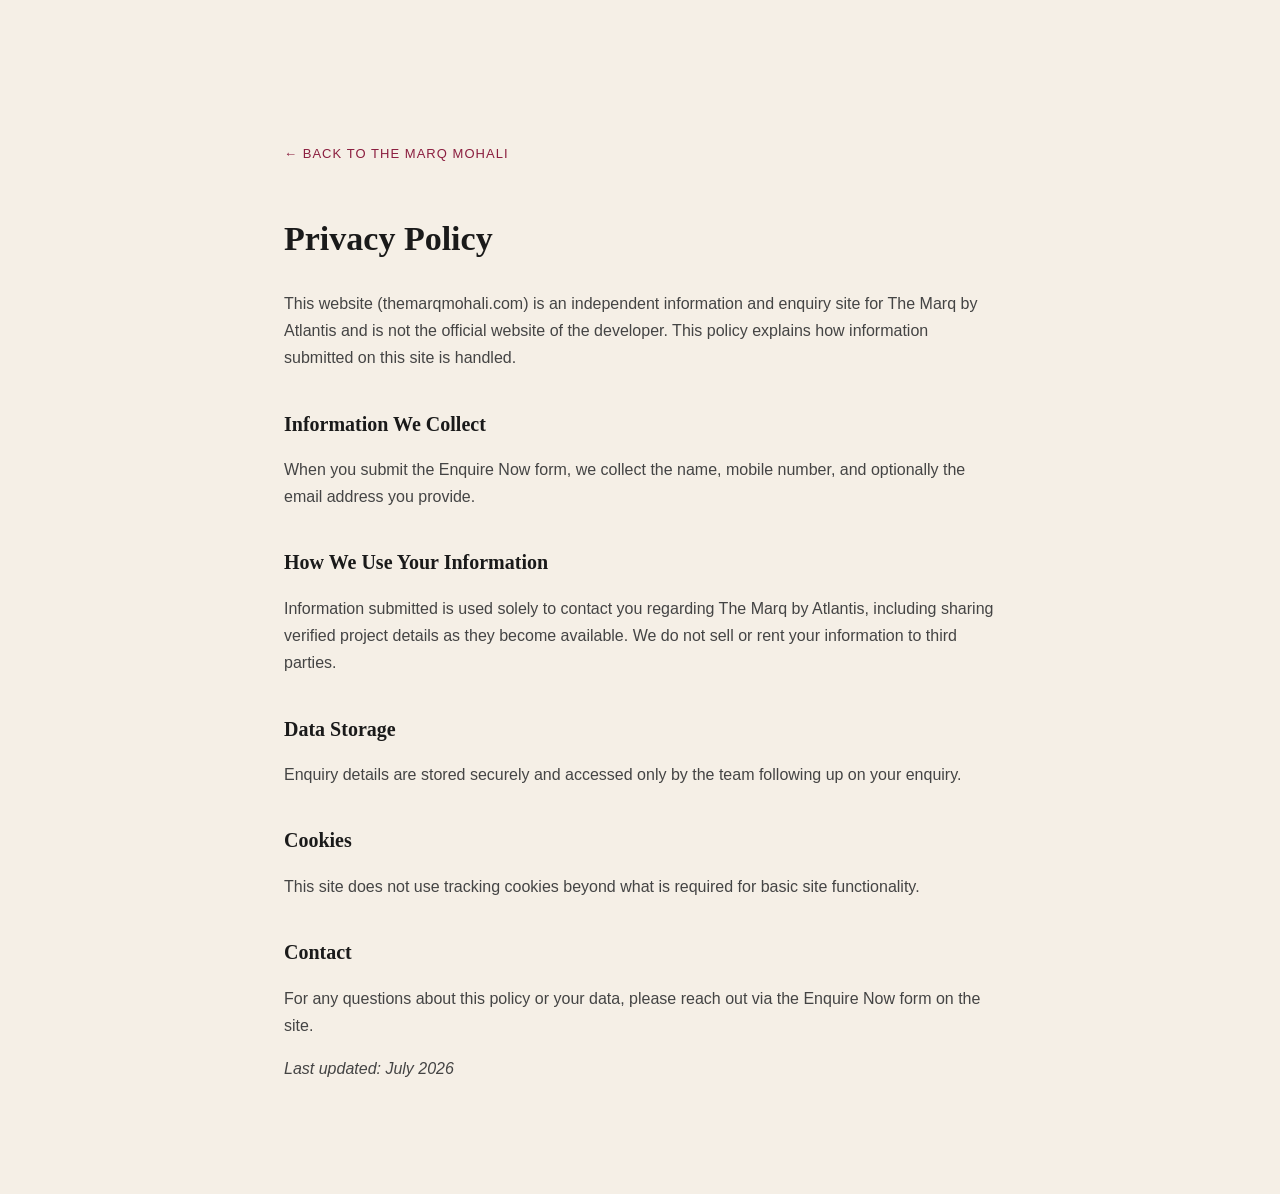
<file: privacy-policy.html>
<!DOCTYPE html>
<html lang="en">
<head>
<!-- Google Tag Manager -->
<script>(function(w,d,s,l,i){w[l]=w[l]||[];w[l].push({'gtm.start':
new Date().getTime(),event:'gtm.js'});var f=d.getElementsByTagName(s)[0],
j=d.createElement(s),dl=l!='dataLayer'?'&l='+l:'';j.async=true;j.src=
'https://www.googletagmanager.com/gtm.js?id='+i+dl;f.parentNode.insertBefore(j,f);
})(window,document,'script','dataLayer','GTM-PC537R3W');</script>
<!-- End Google Tag Manager -->
<meta charset="UTF-8">
<meta name="viewport" content="width=device-width, initial-scale=1.0">
<title>Privacy Policy | The Marq Mohali</title>
<meta name="robots" content="noindex,follow">
<link rel="icon" type="image/svg+xml" href="assets/favicon.svg">
<link rel="stylesheet" href="styles.css">
<style>
  .legal { padding: 140px 24px 96px; max-width: 760px; margin: 0 auto; }
  .legal h1 { font-family: var(--font-display); font-size: 34px; margin-bottom: 24px; }
  .legal h2 { font-family: var(--font-display); font-size: 20px; margin-top: 36px; }
  .legal p, .legal li { color: #444; line-height: 1.7; }
  .legal a.back { display: inline-block; margin-bottom: 24px; font-size: 13px; letter-spacing: .08em; text-transform: uppercase; color: var(--wine-accent); text-decoration: none; }
</style>
</head>
<body>
<!-- Google Tag Manager (noscript) -->
<noscript><iframe src="https://www.googletagmanager.com/ns.html?id=GTM-PC537R3W"
height="0" width="0" style="display:none;visibility:hidden"></iframe></noscript>
<!-- End Google Tag Manager (noscript) -->
<div class="legal">
  <a class="back" href="index.html">&larr; Back to The Marq Mohali</a>
  <h1>Privacy Policy</h1>
  <p>This website (themarqmohali.com) is an independent information and enquiry site for The Marq by Atlantis and is not the official website of the developer. This policy explains how information submitted on this site is handled.</p>

  <h2>Information We Collect</h2>
  <p>When you submit the Enquire Now form, we collect the name, mobile number, and optionally the email address you provide.</p>

  <h2>How We Use Your Information</h2>
  <p>Information submitted is used solely to contact you regarding The Marq by Atlantis, including sharing verified project details as they become available. We do not sell or rent your information to third parties.</p>

  <h2>Data Storage</h2>
  <p>Enquiry details are stored securely and accessed only by the team following up on your enquiry.</p>

  <h2>Cookies</h2>
  <p>This site does not use tracking cookies beyond what is required for basic site functionality.</p>

  <h2>Contact</h2>
  <p>For any questions about this policy or your data, please reach out via the Enquire Now form on the site.</p>

  <p><em>Last updated: July 2026</em></p>
</div>
</body>
</html>
</file>
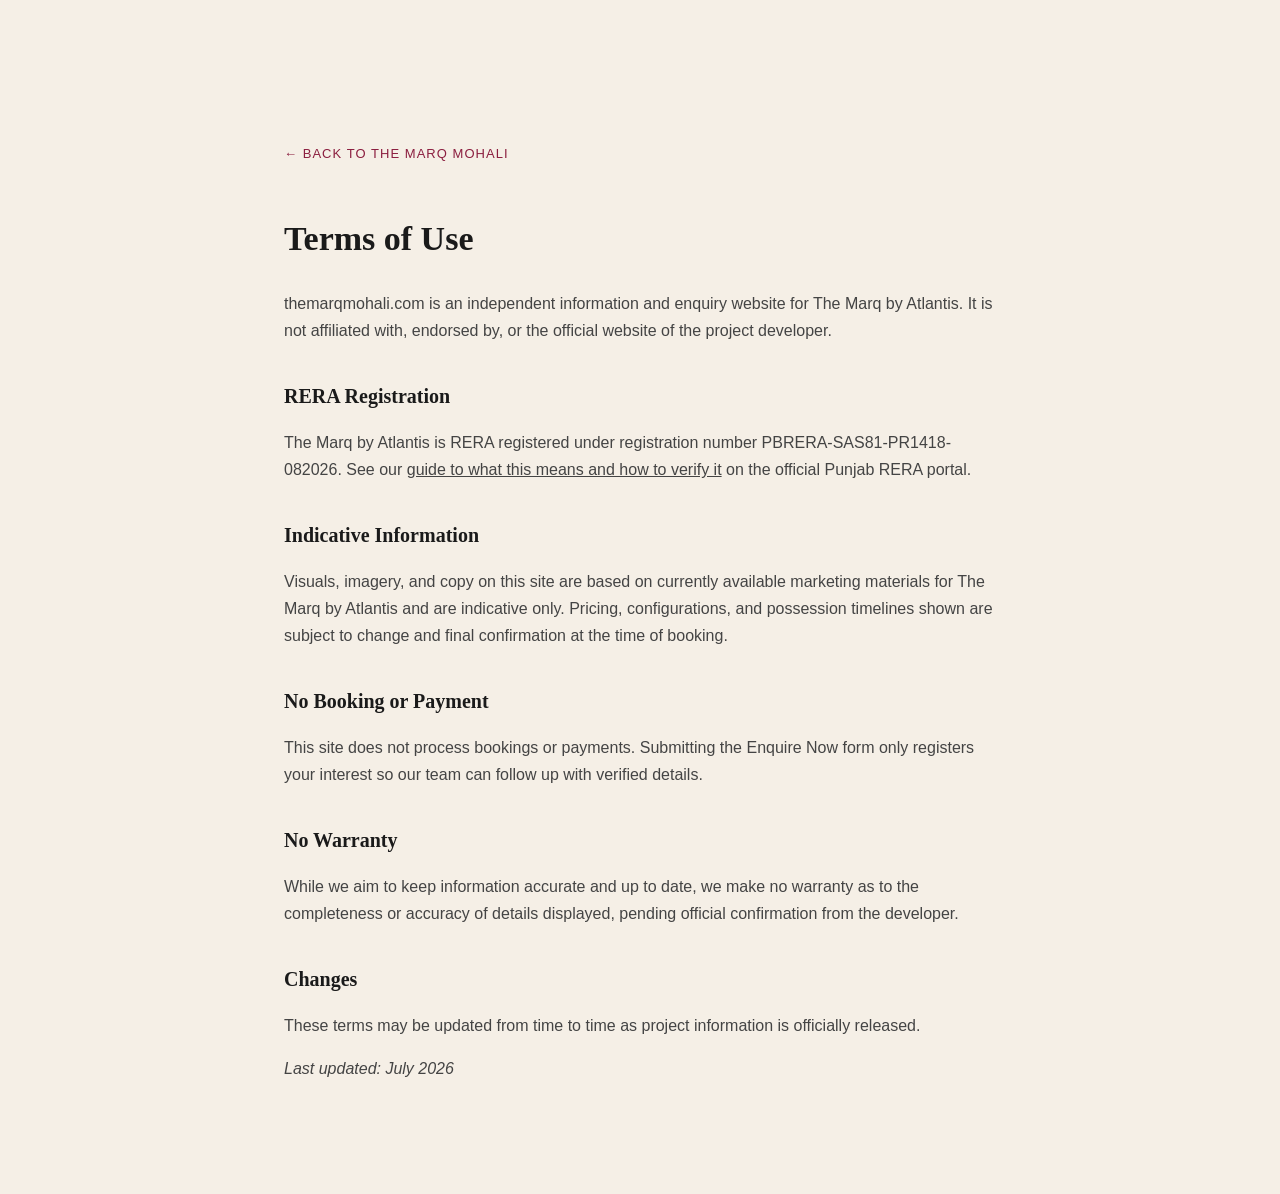
<file: terms.html>
<!DOCTYPE html>
<html lang="en">
<head>
<!-- Google Tag Manager -->
<script>(function(w,d,s,l,i){w[l]=w[l]||[];w[l].push({'gtm.start':
new Date().getTime(),event:'gtm.js'});var f=d.getElementsByTagName(s)[0],
j=d.createElement(s),dl=l!='dataLayer'?'&l='+l:'';j.async=true;j.src=
'https://www.googletagmanager.com/gtm.js?id='+i+dl;f.parentNode.insertBefore(j,f);
})(window,document,'script','dataLayer','GTM-PC537R3W');</script>
<!-- End Google Tag Manager -->
<meta charset="UTF-8">
<meta name="viewport" content="width=device-width, initial-scale=1.0">
<title>Terms of Use | The Marq Mohali</title>
<meta name="robots" content="noindex,follow">
<link rel="icon" type="image/svg+xml" href="assets/favicon.svg">
<link rel="stylesheet" href="styles.css">
<style>
  .legal { padding: 140px 24px 96px; max-width: 760px; margin: 0 auto; }
  .legal h1 { font-family: var(--font-display); font-size: 34px; margin-bottom: 24px; }
  .legal h2 { font-family: var(--font-display); font-size: 20px; margin-top: 36px; }
  .legal p, .legal li { color: #444; line-height: 1.7; }
  .legal a.back { display: inline-block; margin-bottom: 24px; font-size: 13px; letter-spacing: .08em; text-transform: uppercase; color: var(--wine-accent); text-decoration: none; }
</style>
</head>
<body>
<!-- Google Tag Manager (noscript) -->
<noscript><iframe src="https://www.googletagmanager.com/ns.html?id=GTM-PC537R3W"
height="0" width="0" style="display:none;visibility:hidden"></iframe></noscript>
<!-- End Google Tag Manager (noscript) -->
<div class="legal">
  <a class="back" href="index.html">&larr; Back to The Marq Mohali</a>
  <h1>Terms of Use</h1>
  <p>themarqmohali.com is an independent information and enquiry website for The Marq by Atlantis. It is not affiliated with, endorsed by, or the official website of the project developer.</p>

  <h2>RERA Registration</h2>
  <p>The Marq by Atlantis is RERA registered under registration number PBRERA-SAS81-PR1418-082026.
  See our <a href="guides/rera-registration-buying-guide.html">guide to what this means and how to verify it</a>
  on the official Punjab RERA portal.</p>

  <h2>Indicative Information</h2>
  <p>Visuals, imagery, and copy on this site are based on currently available marketing materials for The Marq by Atlantis and are indicative only. Pricing, configurations, and possession timelines shown are subject to change and final confirmation at the time of booking.</p>

  <h2>No Booking or Payment</h2>
  <p>This site does not process bookings or payments. Submitting the Enquire Now form only registers your interest so our team can follow up with verified details.</p>

  <h2>No Warranty</h2>
  <p>While we aim to keep information accurate and up to date, we make no warranty as to the completeness or accuracy of details displayed, pending official confirmation from the developer.</p>

  <h2>Changes</h2>
  <p>These terms may be updated from time to time as project information is officially released.</p>

  <p><em>Last updated: July 2026</em></p>
</div>
</body>
</html>
</file>
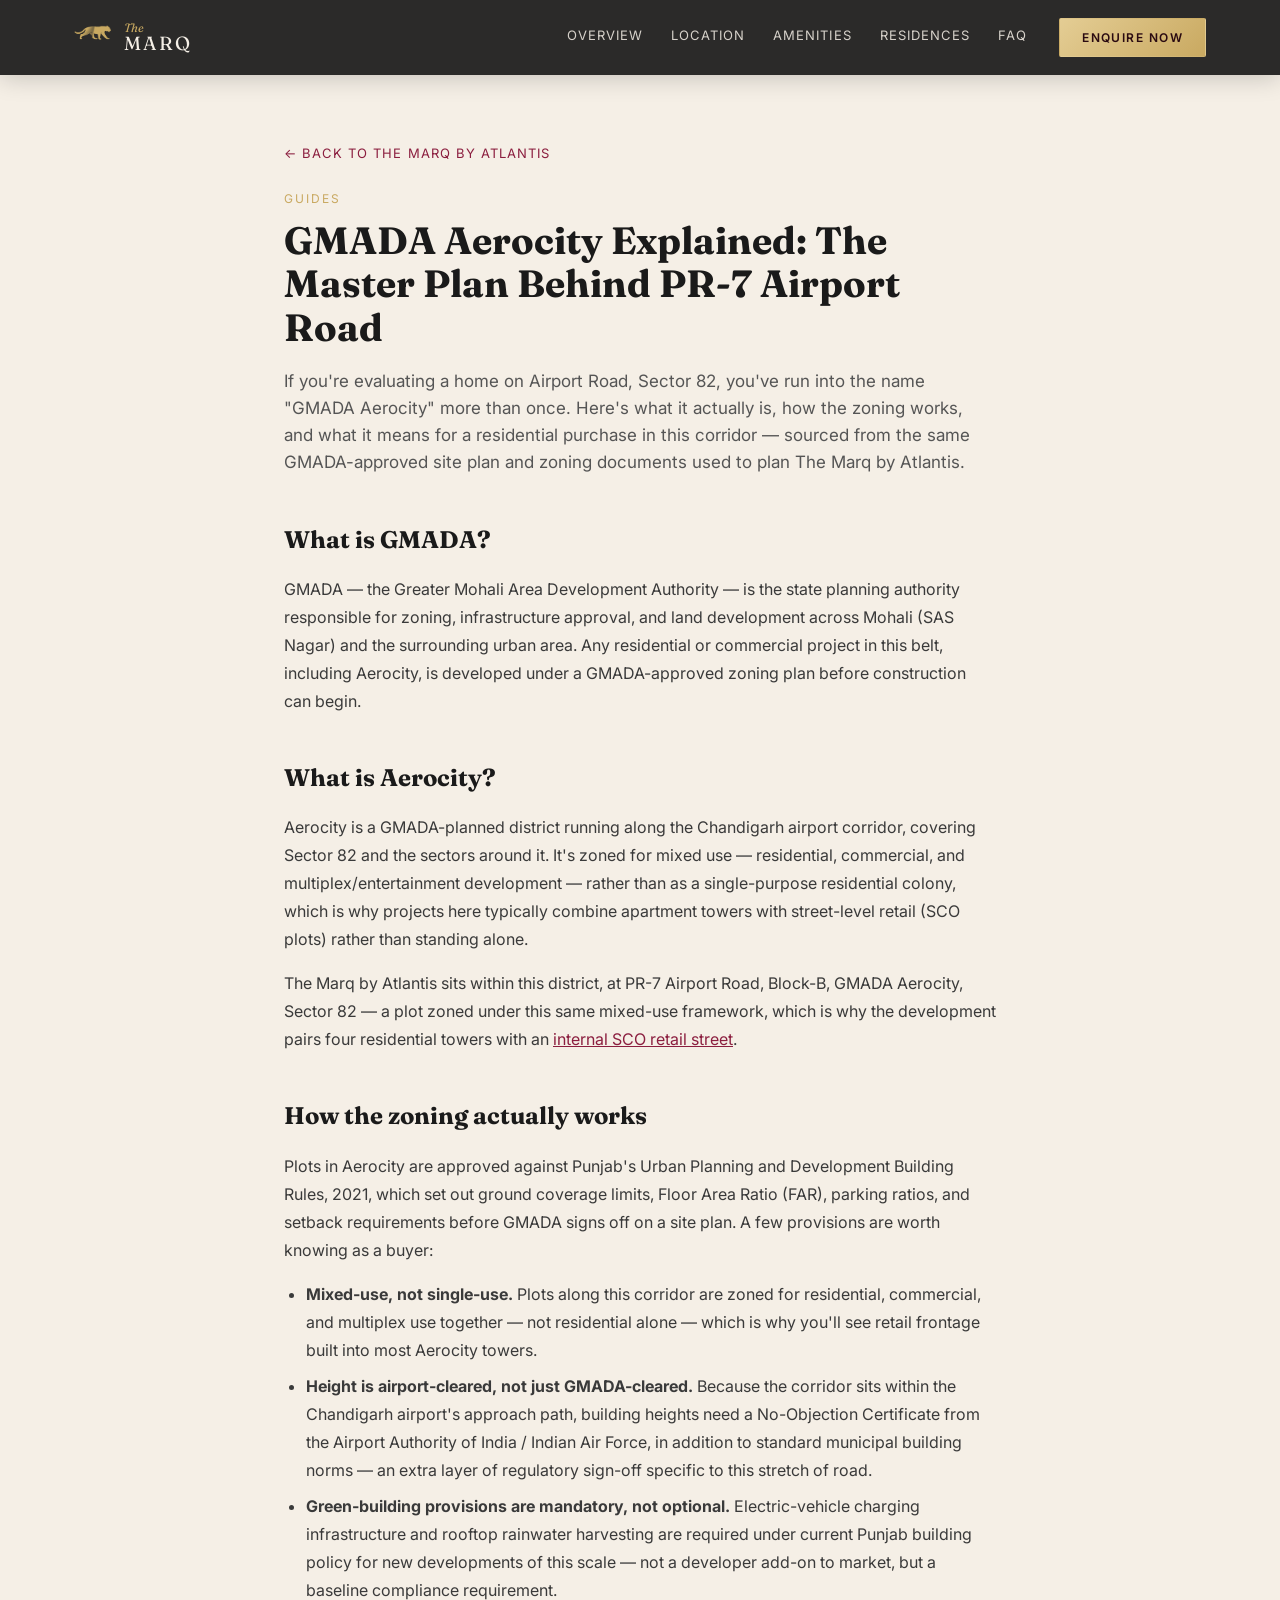
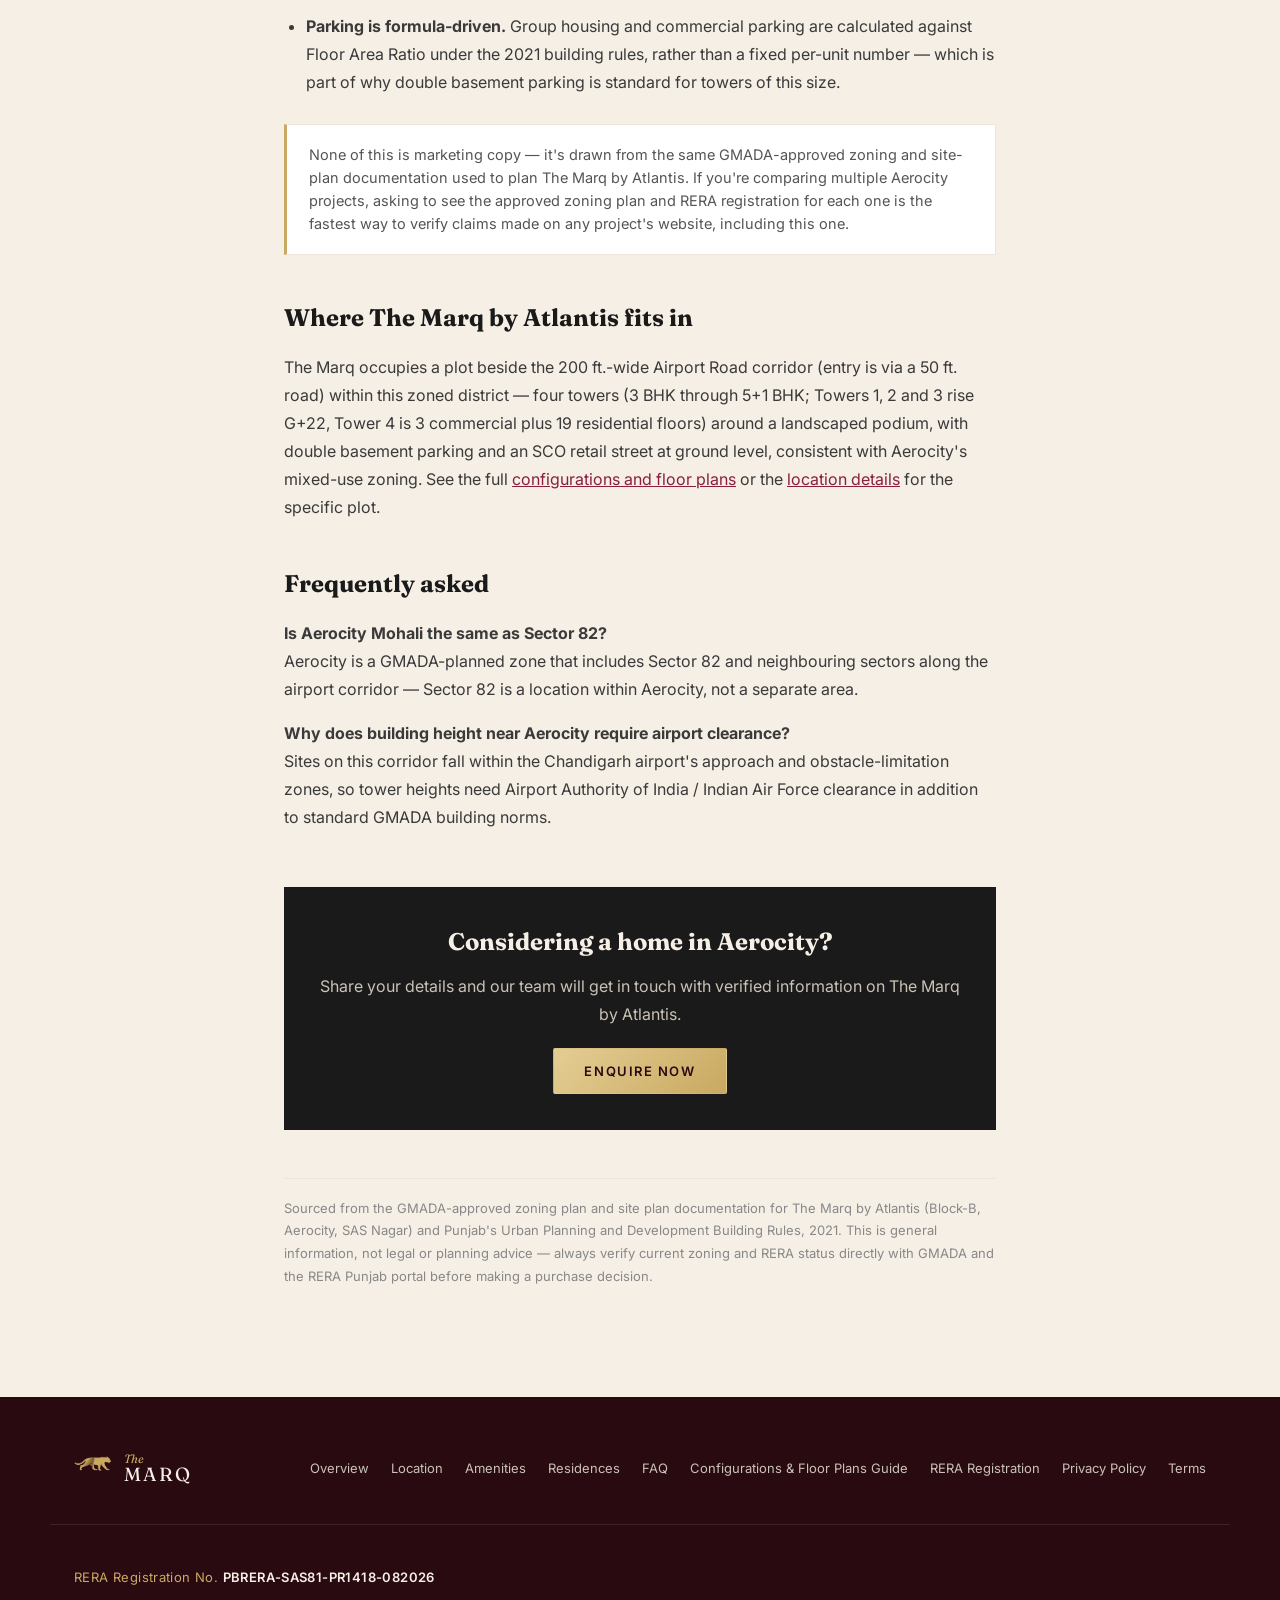
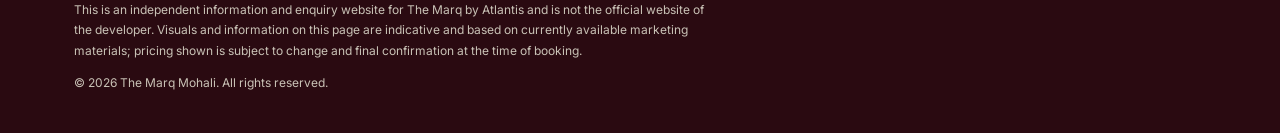
<file: guides/gmada-aerocity-explained.html>
<!DOCTYPE html>
<html lang="en">
<head>
<!-- Google Tag Manager -->
<script>(function(w,d,s,l,i){w[l]=w[l]||[];w[l].push({'gtm.start':
new Date().getTime(),event:'gtm.js'});var f=d.getElementsByTagName(s)[0],
j=d.createElement(s),dl=l!='dataLayer'?'&l='+l:'';j.async=true;j.src=
'https://www.googletagmanager.com/gtm.js?id='+i+dl;f.parentNode.insertBefore(j,f);
})(window,document,'script','dataLayer','GTM-PC537R3W');</script>
<!-- End Google Tag Manager -->
<meta charset="UTF-8">
<meta name="viewport" content="width=device-width, initial-scale=1.0, viewport-fit=cover">
<title>GMADA Aerocity Explained: Master Plan, Zoning & What It Means for Buyers</title>
<meta name="description" content="What GMADA Aerocity is, how it's zoned, and what its building norms mean for buyers on PR-7 Airport Road, Sector 82, Mohali — including where The Marq by Atlantis fits in.">
<meta name="keywords" content="GMADA Aerocity, GMADA Aerocity Mohali, Aerocity Sector 82 Mohali, PR-7 Airport Road zoning, GMADA master plan, Airport Road Mohali mixed use, Punjab Urban Planning Building Rules 2021">
<link rel="canonical" href="https://themarqmohali.com/guides/gmada-aerocity-explained.html">

<!-- Open Graph -->
<meta property="og:type" content="article">
<meta property="og:title" content="GMADA Aerocity Explained: Master Plan, Zoning & What It Means for Buyers">
<meta property="og:description" content="What GMADA Aerocity is, how it's zoned, and what its building norms mean for buyers on PR-7 Airport Road, Sector 82, Mohali.">
<meta property="og:url" content="https://themarqmohali.com/guides/gmada-aerocity-explained.html">
<meta property="og:image" content="https://themarqmohali.com/assets/images/brand-cover.jpg">
<meta property="og:locale" content="en_IN">
<meta property="og:site_name" content="The Marq Mohali">

<link rel="icon" type="image/png" sizes="32x32" href="../assets/favicon-32.png">
<link rel="icon" type="image/png" sizes="48x48" href="../assets/favicon-48.png">
<link rel="apple-touch-icon" href="../assets/apple-touch-icon.png">
<link rel="manifest" href="../manifest.json">
<meta name="theme-color" content="#3D0E18">

<link rel="preconnect" href="https://fonts.googleapis.com">
<link rel="preconnect" href="https://fonts.gstatic.com" crossorigin>
<link rel="preload" as="style" href="https://fonts.googleapis.com/css2?family=Fraunces:ital,opsz,wght@0,9..144,400;0,9..144,500;0,9..144,600;1,9..144,400&family=Inter:wght@400;500;600;700&display=swap">
<link href="https://fonts.googleapis.com/css2?family=Fraunces:ital,opsz,wght@0,9..144,400;0,9..144,500;0,9..144,600;1,9..144,400&family=Inter:wght@400;500;600;700&display=swap" rel="stylesheet" media="print" onload="this.media='all'">
<noscript><link href="https://fonts.googleapis.com/css2?family=Fraunces:ital,opsz,wght@0,9..144,400;0,9..144,500;0,9..144,600;1,9..144,400&family=Inter:wght@400;500;600;700&display=swap" rel="stylesheet"></noscript>
<link rel="stylesheet" href="../styles.css">
<style>
  .article { padding: 140px 24px 96px; max-width: 760px; margin: 0 auto; }
  .article .back { display: inline-block; margin-bottom: 24px; font-size: 13px; letter-spacing: .08em; text-transform: uppercase; color: var(--wine-accent); text-decoration: none; }
  .article .eyebrow-article { font-size: 12px; letter-spacing: .16em; text-transform: uppercase; color: var(--gold); margin: 0 0 10px; }
  .article h1 { font-family: var(--font-display); font-size: 38px; line-height: 1.15; margin: 0 0 18px; }
  .article .dek { font-size: 17px; color: #555; margin: 0 0 36px; line-height: 1.6; }
  .article h2 { font-family: var(--font-display); font-size: 24px; margin: 44px 0 16px; }
  .article p, .article li { color: #3a3a3a; line-height: 1.75; font-size: 16px; }
  .article ul { padding-left: 22px; }
  .article li { margin-bottom: 8px; }
  .article .note { background: #fff; border: 1px solid #ece5d8; border-left: 3px solid var(--gold); padding: 18px 22px; margin: 28px 0; font-size: 14.5px; color: #555; }
  .article .cta-block { margin-top: 56px; padding: 36px; background: var(--ink); text-align: center; }
  .article .cta-block h3 { font-family: var(--font-display); color: var(--ivory); font-size: 24px; margin: 0 0 10px; }
  .article .cta-block p { color: var(--ivory-dim); margin: 0 0 20px; }
  .article .inline-link { color: var(--wine-accent); }
  .article .source-note { font-size: 13px; color: #888; margin-top: 48px; border-top: 1px solid #ece5d8; padding-top: 18px; }
</style>

<script type="application/ld+json">
{
  "@context": "https://schema.org",
  "@graph": [
    {
      "@type": "BreadcrumbList",
      "itemListElement": [
        { "@type": "ListItem", "position": 1, "name": "Home", "item": "https://themarqmohali.com/" },
        { "@type": "ListItem", "position": 2, "name": "Guides", "item": "https://themarqmohali.com/guides/" },
        { "@type": "ListItem", "position": 3, "name": "GMADA Aerocity Explained", "item": "https://themarqmohali.com/guides/gmada-aerocity-explained.html" }
      ]
    },
    {
      "@type": "Article",
      "headline": "GMADA Aerocity Explained: Master Plan, Zoning & What It Means for Buyers",
      "description": "What GMADA Aerocity is, how it's zoned, and what its building norms mean for buyers on PR-7 Airport Road, Sector 82, Mohali.",
      "author": { "@type": "Organization", "name": "The Marq Mohali", "url": "https://themarqmohali.com/" },
      "publisher": { "@type": "Organization", "name": "The Marq Mohali", "url": "https://themarqmohali.com/" },
      "mainEntityOfPage": "https://themarqmohali.com/guides/gmada-aerocity-explained.html",
      "datePublished": "2026-08-16",
      "dateModified": "2026-08-16",
      "image": "https://themarqmohali.com/assets/images/brand-cover.jpg"
    },
    {
      "@type": "FAQPage",
      "mainEntity": [
        {
          "@type": "Question",
          "name": "Is Aerocity Mohali the same as Sector 82?",
          "acceptedAnswer": { "@type": "Answer", "text": "Aerocity is a GMADA-planned zone that includes Sector 82 and neighbouring sectors along the Chandigarh airport corridor. The Marq by Atlantis's plot, for instance, is addressed as PR-7 Airport Road, Block-B, GMADA Aerocity, Sector 82." }
        },
        {
          "@type": "Question",
          "name": "Why does building height near Aerocity require airport clearance?",
          "acceptedAnswer": { "@type": "Answer", "text": "Sites along the Airport Road corridor sit within the Chandigarh airport's approach and obstacle-limitation zones, so tower heights are subject to No-Objection Certificate clearance from the Airport Authority of India / Indian Air Force, in addition to standard GMADA building norms." }
        }
      ]
    }
  ]
}
</script>
</head>
<body>
<!-- Google Tag Manager (noscript) -->
<noscript><iframe src="https://www.googletagmanager.com/ns.html?id=GTM-PC537R3W"
height="0" width="0" style="display:none;visibility:hidden"></iframe></noscript>
<!-- End Google Tag Manager (noscript) -->

<a class="skip-link" href="#main">Skip to article</a>

<!-- ================= HEADER ================= -->
<header class="site-header scrolled" id="siteHeader">
  <div class="header-inner">
    <a href="../index.html#top" class="brand" aria-label="The Marq by Atlantis — home">
      <img class="brand-mark" src="../assets/images/panther-mark.png" alt="" aria-hidden="true" width="427" height="269">
      <span class="brand-text">
        <span class="brand-the">The</span>
        <span class="brand-marq">MARQ</span>
      </span>
    </a>

    <nav class="site-nav" id="siteNav" aria-label="Primary">
      <a href="../index.html#overview">Overview</a>
      <a href="../index.html#location">Location</a>
      <a href="../index.html#amenities">Amenities</a>
      <a href="../index.html#configs">Residences</a>
      <a href="../index.html#faq">FAQ</a>
    </nav>

    <button class="btn btn-gold header-cta" data-open-modal>Enquire Now</button>

    <button class="nav-toggle" id="navToggle" aria-label="Open menu" aria-expanded="false" aria-controls="mobileNav">
      <span></span><span></span><span></span>
    </button>
  </div>
</header>

<div class="mobile-nav" id="mobileNav">
  <button class="mobile-nav-close" id="mobileNavClose" aria-label="Close menu">&times;</button>
  <img class="mobile-nav-mark" src="../assets/images/panther-mark.png" alt="" aria-hidden="true" width="427" height="269">
  <a href="../index.html#overview">Overview</a>
  <a href="../index.html#location">Location</a>
  <a href="../index.html#amenities">Amenities</a>
  <a href="../index.html#configs">Residences</a>
  <a href="../index.html#faq">FAQ</a>
  <button class="btn btn-gold" data-open-modal>Enquire Now</button>
</div>

<!-- ================= ARTICLE ================= -->
<main id="main" class="article">
  <a class="back" href="../index.html">&larr; Back to The Marq by Atlantis</a>
  <p class="eyebrow-article">Guides</p>
  <h1>GMADA Aerocity Explained: The Master Plan Behind PR-7 Airport Road</h1>
  <p class="dek">
    If you're evaluating a home on Airport Road, Sector 82, you've run into the name "GMADA Aerocity"
    more than once. Here's what it actually is, how the zoning works, and what it means for a
    residential purchase in this corridor — sourced from the same GMADA-approved site plan and zoning
    documents used to plan The Marq by Atlantis.
  </p>

  <h2>What is GMADA?</h2>
  <p>
    GMADA — the Greater Mohali Area Development Authority — is the state planning authority responsible
    for zoning, infrastructure approval, and land development across Mohali (SAS Nagar) and the
    surrounding urban area. Any residential or commercial project in this belt, including Aerocity,
    is developed under a GMADA-approved zoning plan before construction can begin.
  </p>

  <h2>What is Aerocity?</h2>
  <p>
    Aerocity is a GMADA-planned district running along the Chandigarh airport corridor, covering
    Sector 82 and the sectors around it. It's zoned for mixed use — residential, commercial, and
    multiplex/entertainment development — rather than as a single-purpose residential colony, which is
    why projects here typically combine apartment towers with street-level retail (SCO plots) rather
    than standing alone.
  </p>
  <p>
    The Marq by Atlantis sits within this district, at PR-7 Airport Road, Block-B, GMADA Aerocity,
    Sector 82 — a plot zoned under this same mixed-use framework, which is why the development
    pairs four residential towers with an <a class="inline-link" href="../index.html#amenities">internal SCO retail street</a>.
  </p>

  <h2>How the zoning actually works</h2>
  <p>
    Plots in Aerocity are approved against Punjab's Urban Planning and Development Building Rules,
    2021, which set out ground coverage limits, Floor Area Ratio (FAR), parking ratios, and setback
    requirements before GMADA signs off on a site plan. A few provisions are worth knowing as a buyer:
  </p>
  <ul>
    <li><strong>Mixed-use, not single-use.</strong> Plots along this corridor are zoned for residential, commercial, and multiplex use together — not residential alone — which is why you'll see retail frontage built into most Aerocity towers.</li>
    <li><strong>Height is airport-cleared, not just GMADA-cleared.</strong> Because the corridor sits within the Chandigarh airport's approach path, building heights need a No-Objection Certificate from the Airport Authority of India / Indian Air Force, in addition to standard municipal building norms — an extra layer of regulatory sign-off specific to this stretch of road.</li>
    <li><strong>Green-building provisions are mandatory, not optional.</strong> Electric-vehicle charging infrastructure and rooftop rainwater harvesting are required under current Punjab building policy for new developments of this scale — not a developer add-on to market, but a baseline compliance requirement.</li>
    <li><strong>Parking is formula-driven.</strong> Group housing and commercial parking are calculated against Floor Area Ratio under the 2021 building rules, rather than a fixed per-unit number — which is part of why double basement parking is standard for towers of this size.</li>
  </ul>

  <div class="note">
    None of this is marketing copy — it's drawn from the same GMADA-approved zoning and site-plan
    documentation used to plan The Marq by Atlantis. If you're comparing multiple Aerocity projects,
    asking to see the approved zoning plan and RERA registration for each one is the fastest way to
    verify claims made on any project's website, including this one.
  </div>

  <h2>Where The Marq by Atlantis fits in</h2>
  <p>
    The Marq occupies a plot beside the 200 ft.-wide Airport Road corridor (entry is via a 50 ft. road) within this zoned district —
    four towers (3 BHK through 5+1 BHK; Towers 1, 2 and 3 rise G+22, Tower 4 is 3 commercial plus 19 residential floors) around a landscaped podium, with
    double basement parking and an SCO retail street at ground level, consistent with Aerocity's
    mixed-use zoning. See the full <a class="inline-link" href="../index.html#configs">configurations and floor plans</a>
    or the <a class="inline-link" href="../index.html#location">location details</a> for the specific plot.
  </p>

  <h2>Frequently asked</h2>
  <p><strong>Is Aerocity Mohali the same as Sector 82?</strong><br>
  Aerocity is a GMADA-planned zone that includes Sector 82 and neighbouring sectors along the airport
  corridor — Sector 82 is a location within Aerocity, not a separate area.</p>
  <p><strong>Why does building height near Aerocity require airport clearance?</strong><br>
  Sites on this corridor fall within the Chandigarh airport's approach and obstacle-limitation zones,
  so tower heights need Airport Authority of India / Indian Air Force clearance in addition to
  standard GMADA building norms.</p>

  <div class="cta-block">
    <h3>Considering a home in Aerocity?</h3>
    <p>Share your details and our team will get in touch with verified information on The Marq by Atlantis.</p>
    <button class="btn btn-gold" data-open-modal>Enquire Now</button>
  </div>

  <p class="source-note">
    Sourced from the GMADA-approved zoning plan and site plan documentation for The Marq by Atlantis
    (Block-B, Aerocity, SAS Nagar) and Punjab's Urban Planning and Development Building Rules, 2021.
    This is general information, not legal or planning advice — always verify current zoning and
    RERA status directly with GMADA and the RERA Punjab portal before making a purchase decision.
  </p>
</main>

<!-- ================= FOOTER ================= -->
<footer class="site-footer">
  <div class="container footer-grid">
    <div class="footer-brand">
      <img class="brand-mark" src="../assets/images/panther-mark.png" alt="" aria-hidden="true" width="427" height="269">
      <span class="brand-text"><span class="brand-the">The</span><span class="brand-marq">MARQ</span></span>
    </div>
    <nav class="footer-nav">
      <a href="../index.html#overview">Overview</a>
      <a href="../index.html#location">Location</a>
      <a href="../index.html#amenities">Amenities</a>
      <a href="../index.html#configs">Residences</a>
      <a href="../index.html#faq">FAQ</a>
      <a href="configurations-floor-plans-guide.html">Configurations &amp; Floor Plans Guide</a>
      <a href="rera-registration-buying-guide.html">RERA Registration</a>
      <a href="../privacy-policy.html">Privacy Policy</a>
      <a href="../terms.html">Terms</a>
    </nav>
  </div>
  <div class="container footer-legal">
    <p class="rera-line">RERA Registration No. <strong>PBRERA-SAS81-PR1418-082026</strong></p>
    <p>
      This is an independent information and enquiry website for The Marq by Atlantis and is
      not the official website of the developer. Visuals and information on this page are
      indicative and based on currently available marketing materials; pricing shown is
      subject to change and final confirmation at the time of booking.
    </p>
    <p>&copy; <span id="year"></span> The Marq Mohali. All rights reserved.</p>
  </div>
</footer>

<!-- ================= MODAL ================= -->
<div class="modal-overlay" id="modalOverlay">
  <div class="modal" role="dialog" aria-modal="true" aria-labelledby="modalTitle">
    <button class="modal-close" id="modalClose" aria-label="Close">&times;</button>
    <div class="modal-body" id="modalBody">
      <p class="eyebrow eyebrow-dark">The Marq by Atlantis</p>
      <h3 id="modalTitle">Register Your Interest</h3>
      <form class="lead-form" id="modalForm" novalidate>
        <input type="hidden" name="project" value="The Marq by Atlantis">
        <input type="hidden" name="source" value="guide-gmada-aerocity">
        <div class="field">
          <label for="modalName">Full Name</label>
          <input type="text" id="modalName" name="name" required autocomplete="name">
        </div>
        <div class="field">
          <label for="modalMobile">Mobile Number</label>
          <input type="tel" id="modalMobile" name="mobile" required autocomplete="tel">
        </div>
        <div class="field">
          <label for="modalEmail">Email <span class="optional">(optional)</span></label>
          <input type="email" id="modalEmail" name="email" autocomplete="email">
        </div>
        <button type="submit" class="btn btn-gold btn-block">Enquire Now</button>
      </form>
    </div>
    <div class="modal-success" id="modalSuccess" hidden>
      <svg viewBox="0 0 24 24" width="40" height="40"><path d="M9 16.2 4.8 12l-1.4 1.4L9 19 21 7l-1.4-1.4z" fill="currentColor"/></svg>
      <h3>Thank you!</h3>
      <p>Our team will contact you shortly with verified details on The Marq by Atlantis.</p>
    </div>
  </div>
</div>

<script>
(function () {
  "use strict";
  var LEAD_ENDPOINT = "https://script.google.com/macros/s/AKfycbzNC3OJcfzy2rOKHTqT0m3OGmWZ_R_OlMIv0X-ImnHhgk_4OnMsJ3Fzv6cnblgMjrM2-g/exec";

  document.getElementById("year").textContent = new Date().getFullYear();

  // No transparent hero on this page (unlike the homepage), so the header
  // stays permanently solid — the "scrolled" class is set statically in the
  // markup and intentionally not toggled by scroll position here.

  var navToggle = document.getElementById("navToggle");
  var mobileNav = document.getElementById("mobileNav");
  var mobileNavClose = document.getElementById("mobileNavClose");
  function openMobileNav() {
    mobileNav.classList.add("open");
    navToggle.setAttribute("aria-expanded", "true");
    document.body.style.overflow = "hidden";
  }
  function closeMobileNav() {
    mobileNav.classList.remove("open");
    navToggle.setAttribute("aria-expanded", "false");
    document.body.style.overflow = "";
  }
  navToggle.addEventListener("click", function () {
    if (mobileNav.classList.contains("open")) closeMobileNav();
    else openMobileNav();
  });
  mobileNavClose.addEventListener("click", closeMobileNav);
  mobileNav.querySelectorAll("a").forEach(function (a) {
    a.addEventListener("click", closeMobileNav);
  });
  document.addEventListener("keydown", function (e) {
    if (e.key === "Escape" && mobileNav.classList.contains("open")) closeMobileNav();
  });

  var overlay = document.getElementById("modalOverlay");
  var modalClose = document.getElementById("modalClose");
  var modalOpenTriggers = document.querySelectorAll("[data-open-modal]");
  function openModal() {
    overlay.classList.add("open");
    document.body.style.overflow = "hidden";
  }
  function closeModal() {
    overlay.classList.remove("open");
    document.body.style.overflow = "";
  }
  modalOpenTriggers.forEach(function (btn) {
    btn.addEventListener("click", function () {
      if (mobileNav.classList.contains("open")) closeMobileNav();
      openModal();
    });
  });
  modalClose.addEventListener("click", closeModal);
  overlay.addEventListener("click", function (e) { if (e.target === overlay) closeModal(); });
  document.addEventListener("keydown", function (e) {
    if (e.key === "Escape" && overlay.classList.contains("open")) closeModal();
  });

  function sanitizeMobile(v) {
    return (v || "").replace(/[^\d]/g, "").replace(/^91/, "").slice(-10);
  }
  var modalForm = document.getElementById("modalForm");
  var modalSuccess = document.getElementById("modalSuccess");
  modalForm.addEventListener("submit", function (e) {
    e.preventDefault();
    var data = new FormData(modalForm);
    var mobile = sanitizeMobile(data.get("mobile"));
    if (!data.get("name") || mobile.length !== 10) {
      modalForm.reportValidity && modalForm.reportValidity();
      return;
    }
    var payload = {
      name: data.get("name"), mobile: mobile, email: data.get("email") || "",
      project: data.get("project"), source: data.get("source"),
      page: window.location.href, timestamp: new Date().toISOString()
    };
    fetch(LEAD_ENDPOINT, {
      method: "POST", mode: "no-cors",
      headers: { "Content-Type": "text/plain;charset=utf-8" },
      body: JSON.stringify(payload)
    }).catch(function () {});
    modalForm.hidden = true;
    modalSuccess.hidden = false;
    setTimeout(function () { closeModal(); }, 2200);
  });
})();
</script>
</body>
</html>
</file>
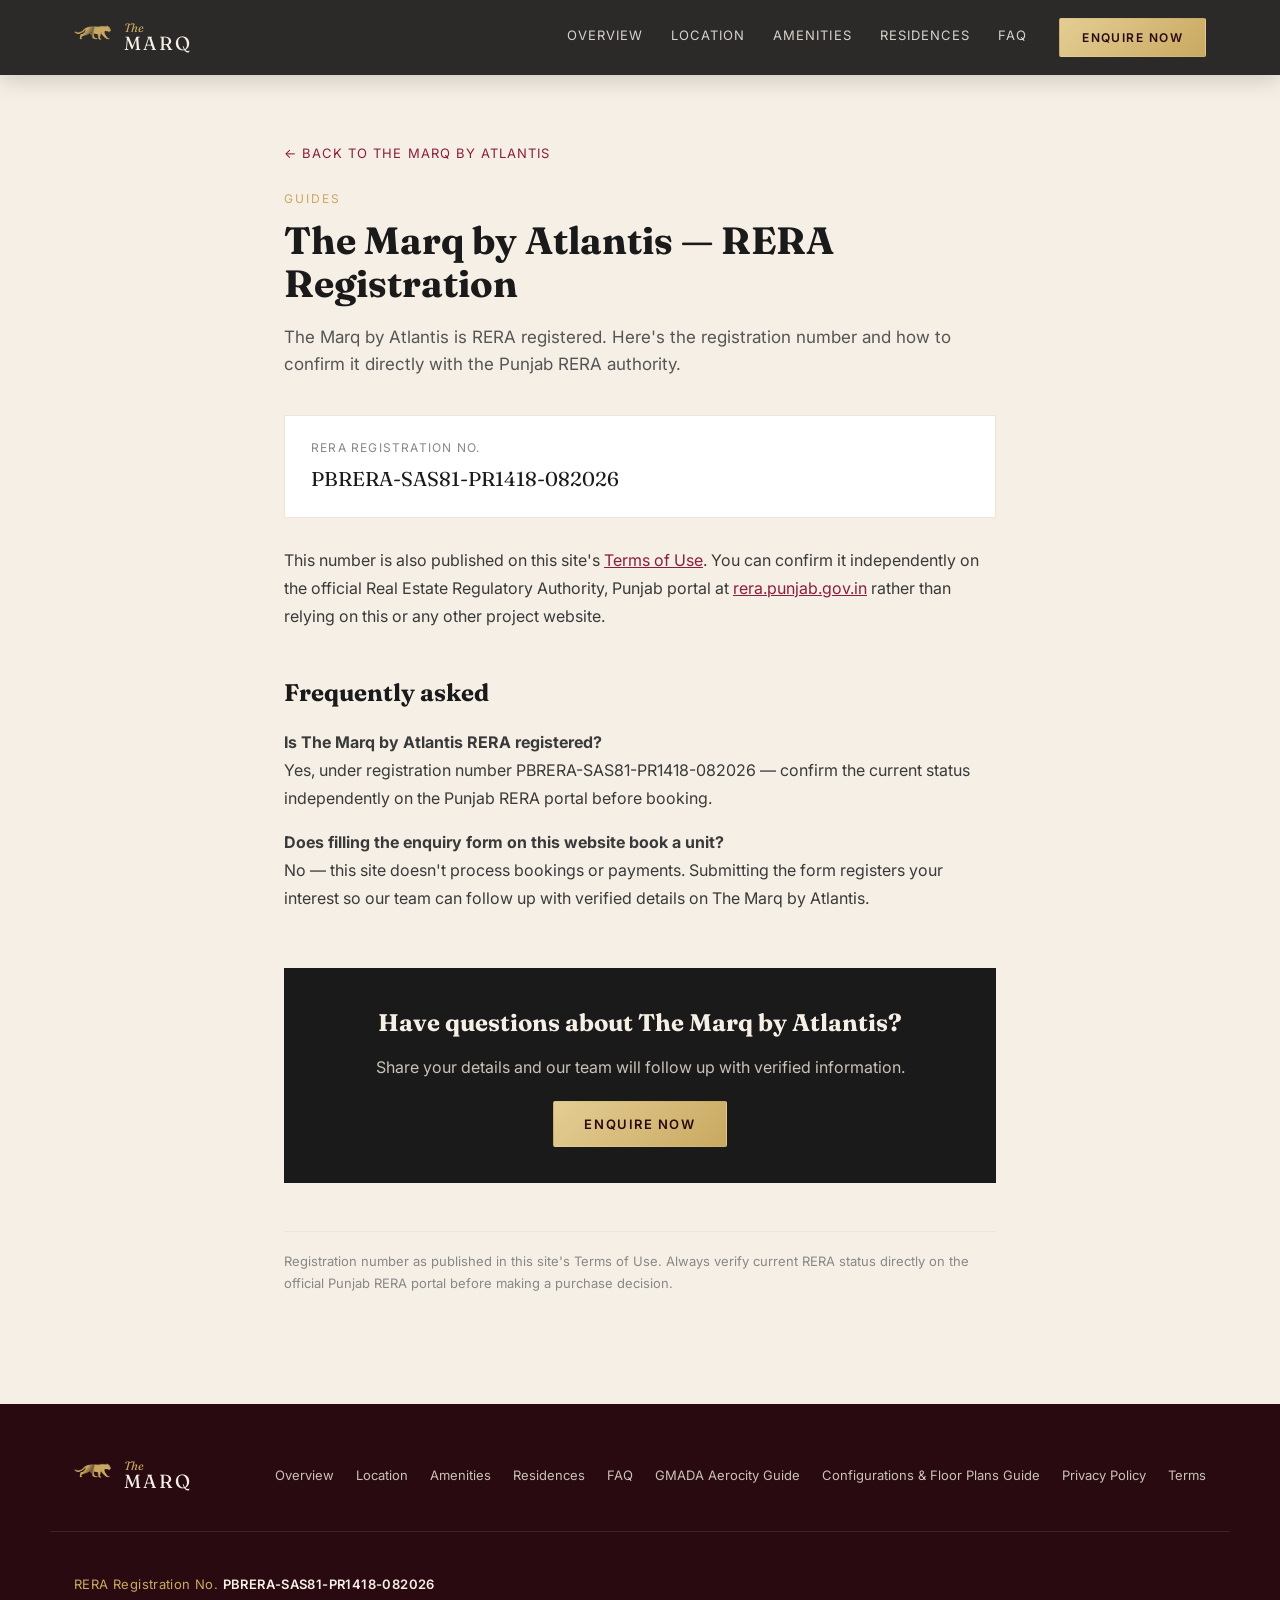
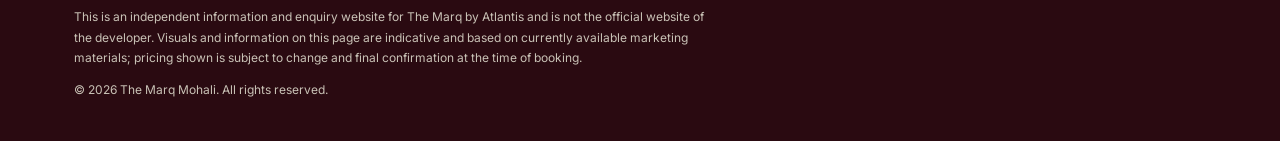
<file: guides/rera-registration-buying-guide.html>
<!DOCTYPE html>
<html lang="en">
<head>
<!-- Google Tag Manager -->
<script>(function(w,d,s,l,i){w[l]=w[l]||[];w[l].push({'gtm.start':
new Date().getTime(),event:'gtm.js'});var f=d.getElementsByTagName(s)[0],
j=d.createElement(s),dl=l!='dataLayer'?'&l='+l:'';j.async=true;j.src=
'https://www.googletagmanager.com/gtm.js?id='+i+dl;f.parentNode.insertBefore(j,f);
})(window,document,'script','dataLayer','GTM-PC537R3W');</script>
<!-- End Google Tag Manager -->
<meta charset="UTF-8">
<meta name="viewport" content="width=device-width, initial-scale=1.0, viewport-fit=cover">
<title>The Marq by Atlantis — RERA Registration | The Marq Mohali</title>
<meta name="description" content="The RERA registration number for The Marq by Atlantis (PBRERA-SAS81-PR1418-082026) and how to confirm it directly on the Punjab RERA portal.">
<meta name="keywords" content="The Marq by Atlantis RERA, The Marq Mohali RERA registration, PBRERA-SAS81-PR1418-082026">
<link rel="canonical" href="https://themarqmohali.com/guides/rera-registration-buying-guide.html">

<!-- Open Graph -->
<meta property="og:type" content="article">
<meta property="og:title" content="The Marq by Atlantis — RERA Registration">
<meta property="og:description" content="The RERA registration number for The Marq by Atlantis and how to confirm it directly on the Punjab RERA portal.">
<meta property="og:url" content="https://themarqmohali.com/guides/rera-registration-buying-guide.html">
<meta property="og:image" content="https://themarqmohali.com/assets/images/brand-cover.jpg">
<meta property="og:locale" content="en_IN">
<meta property="og:site_name" content="The Marq Mohali">

<link rel="icon" type="image/png" sizes="32x32" href="../assets/favicon-32.png">
<link rel="icon" type="image/png" sizes="48x48" href="../assets/favicon-48.png">
<link rel="apple-touch-icon" href="../assets/apple-touch-icon.png">
<link rel="manifest" href="../manifest.json">
<meta name="theme-color" content="#3D0E18">

<link rel="preconnect" href="https://fonts.googleapis.com">
<link rel="preconnect" href="https://fonts.gstatic.com" crossorigin>
<link rel="preload" as="style" href="https://fonts.googleapis.com/css2?family=Fraunces:ital,opsz,wght@0,9..144,400;0,9..144,500;0,9..144,600;1,9..144,400&family=Inter:wght@400;500;600;700&display=swap">
<link href="https://fonts.googleapis.com/css2?family=Fraunces:ital,opsz,wght@0,9..144,400;0,9..144,500;0,9..144,600;1,9..144,400&family=Inter:wght@400;500;600;700&display=swap" rel="stylesheet" media="print" onload="this.media='all'">
<noscript><link href="https://fonts.googleapis.com/css2?family=Fraunces:ital,opsz,wght@0,9..144,400;0,9..144,500;0,9..144,600;1,9..144,400&family=Inter:wght@400;500;600;700&display=swap" rel="stylesheet"></noscript>
<link rel="stylesheet" href="../styles.css">
<style>
  .article { padding: 140px 24px 96px; max-width: 760px; margin: 0 auto; }
  .article .back { display: inline-block; margin-bottom: 24px; font-size: 13px; letter-spacing: .08em; text-transform: uppercase; color: var(--wine-accent); text-decoration: none; }
  .article .eyebrow-article { font-size: 12px; letter-spacing: .16em; text-transform: uppercase; color: var(--gold); margin: 0 0 10px; }
  .article h1 { font-family: var(--font-display); font-size: 38px; line-height: 1.15; margin: 0 0 18px; }
  .article .dek { font-size: 17px; color: #555; margin: 0 0 36px; line-height: 1.6; }
  .article h2 { font-family: var(--font-display); font-size: 24px; margin: 44px 0 16px; }
  .article p, .article li { color: #3a3a3a; line-height: 1.75; font-size: 16px; }
  .article ul { padding-left: 22px; }
  .article li { margin-bottom: 8px; }
  .article .note { background: #fff; border: 1px solid #ece5d8; border-left: 3px solid var(--gold); padding: 18px 22px; margin: 28px 0; font-size: 14.5px; color: #555; }
  .article .cta-block { margin-top: 56px; padding: 36px; background: var(--ink); text-align: center; }
  .article .cta-block h3 { font-family: var(--font-display); color: var(--ivory); font-size: 24px; margin: 0 0 10px; }
  .article .cta-block p { color: var(--ivory-dim); margin: 0 0 20px; }
  .article .inline-link { color: var(--wine-accent); }
  .article .source-note { font-size: 13px; color: #888; margin-top: 48px; border-top: 1px solid #ece5d8; padding-top: 18px; }
  .article .rera-box { background: #fff; border: 1px solid #ece5d8; padding: 22px 26px; margin: 28px 0; }
  .article .rera-box .rera-label { display: block; font-size: 12px; letter-spacing: .1em; text-transform: uppercase; color: #888; margin-bottom: 6px; }
  .article .rera-box .rera-number { font-family: var(--font-display); font-size: 20px; color: var(--ink); word-break: break-word; }
  .article ol { padding-left: 22px; }
  .article ol li { margin-bottom: 10px; }
</style>

<script type="application/ld+json">
{
  "@context": "https://schema.org",
  "@graph": [
    {
      "@type": "BreadcrumbList",
      "itemListElement": [
        { "@type": "ListItem", "position": 1, "name": "Home", "item": "https://themarqmohali.com/" },
        { "@type": "ListItem", "position": 2, "name": "Guides", "item": "https://themarqmohali.com/guides/" },
        { "@type": "ListItem", "position": 3, "name": "RERA Registration", "item": "https://themarqmohali.com/guides/rera-registration-buying-guide.html" }
      ]
    },
    {
      "@type": "Article",
      "headline": "The Marq by Atlantis — RERA Registration",
      "description": "The RERA registration number for The Marq by Atlantis and how to confirm it directly on the Punjab RERA portal.",
      "author": { "@type": "Organization", "name": "The Marq Mohali", "url": "https://themarqmohali.com/" },
      "publisher": { "@type": "Organization", "name": "The Marq Mohali", "url": "https://themarqmohali.com/" },
      "mainEntityOfPage": "https://themarqmohali.com/guides/rera-registration-buying-guide.html",
      "datePublished": "2026-08-16",
      "dateModified": "2026-08-22",
      "image": "https://themarqmohali.com/assets/images/brand-cover.jpg"
    },
    {
      "@type": "FAQPage",
      "mainEntity": [
        {
          "@type": "Question",
          "name": "Is The Marq by Atlantis RERA registered?",
          "acceptedAnswer": { "@type": "Answer", "text": "The Marq by Atlantis is published under RERA registration number PBRERA-SAS81-PR1418-082026. As with any project, buyers should independently confirm the current registration status on the official Punjab RERA portal before booking." }
        },
        {
          "@type": "Question",
          "name": "Does filling the enquiry form on this website book a unit?",
          "acceptedAnswer": { "@type": "Answer", "text": "No. This site is an independent information and enquiry website for The Marq by Atlantis, not the developer's official website. It does not process bookings or payments — submitting the form only registers your interest so the sales team can follow up with verified, developer-confirmed details." }
        }
      ]
    }
  ]
}
</script>
</head>
<body>
<!-- Google Tag Manager (noscript) -->
<noscript><iframe src="https://www.googletagmanager.com/ns.html?id=GTM-PC537R3W"
height="0" width="0" style="display:none;visibility:hidden"></iframe></noscript>
<!-- End Google Tag Manager (noscript) -->

<a class="skip-link" href="#main">Skip to article</a>

<!-- ================= HEADER ================= -->
<header class="site-header scrolled" id="siteHeader">
  <div class="header-inner">
    <a href="../index.html#top" class="brand" aria-label="The Marq by Atlantis — home">
      <img class="brand-mark" src="../assets/images/panther-mark.png" alt="" aria-hidden="true" width="427" height="269">
      <span class="brand-text">
        <span class="brand-the">The</span>
        <span class="brand-marq">MARQ</span>
      </span>
    </a>

    <nav class="site-nav" id="siteNav" aria-label="Primary">
      <a href="../index.html#overview">Overview</a>
      <a href="../index.html#location">Location</a>
      <a href="../index.html#amenities">Amenities</a>
      <a href="../index.html#configs">Residences</a>
      <a href="../index.html#faq">FAQ</a>
    </nav>

    <button class="btn btn-gold header-cta" data-open-modal>Enquire Now</button>

    <button class="nav-toggle" id="navToggle" aria-label="Open menu" aria-expanded="false" aria-controls="mobileNav">
      <span></span><span></span><span></span>
    </button>
  </div>
</header>

<div class="mobile-nav" id="mobileNav">
  <button class="mobile-nav-close" id="mobileNavClose" aria-label="Close menu">&times;</button>
  <img class="mobile-nav-mark" src="../assets/images/panther-mark.png" alt="" aria-hidden="true" width="427" height="269">
  <a href="../index.html#overview">Overview</a>
  <a href="../index.html#location">Location</a>
  <a href="../index.html#amenities">Amenities</a>
  <a href="../index.html#configs">Residences</a>
  <a href="../index.html#faq">FAQ</a>
  <button class="btn btn-gold" data-open-modal>Enquire Now</button>
</div>

<!-- ================= ARTICLE ================= -->
<main id="main" class="article">
  <a class="back" href="../index.html">&larr; Back to The Marq by Atlantis</a>
  <p class="eyebrow-article">Guides</p>
  <h1>The Marq by Atlantis &mdash; RERA Registration</h1>
  <p class="dek">
    The Marq by Atlantis is RERA registered. Here's the registration number and how to confirm it
    directly with the Punjab RERA authority.
  </p>

  <div class="rera-box">
    <span class="rera-label">RERA Registration No.</span>
    <span class="rera-number">PBRERA-SAS81-PR1418-082026</span>
  </div>
  <p>
    This number is also published on this site's <a class="inline-link" href="../terms.html">Terms of Use</a>.
    You can confirm it independently on the official Real Estate Regulatory Authority, Punjab portal at
    <a class="inline-link" href="https://rera.punjab.gov.in/" target="_blank" rel="noopener">rera.punjab.gov.in</a>
    rather than relying on this or any other project website.
  </p>

  <h2>Frequently asked</h2>
  <p><strong>Is The Marq by Atlantis RERA registered?</strong><br>
  Yes, under registration number PBRERA-SAS81-PR1418-082026 &mdash; confirm the current status independently
  on the Punjab RERA portal before booking.</p>
  <p><strong>Does filling the enquiry form on this website book a unit?</strong><br>
  No &mdash; this site doesn't process bookings or payments. Submitting the form registers your interest so
  our team can follow up with verified details on The Marq by Atlantis.</p>

  <div class="cta-block">
    <h3>Have questions about The Marq by Atlantis?</h3>
    <p>Share your details and our team will follow up with verified information.</p>
    <button class="btn btn-gold" data-open-modal>Enquire Now</button>
  </div>

  <p class="source-note">
    Registration number as published in this site's Terms of Use. Always verify current RERA status
    directly on the official Punjab RERA portal before making a purchase decision.
  </p>
</main>

<!-- ================= FOOTER ================= -->
<footer class="site-footer">
  <div class="container footer-grid">
    <div class="footer-brand">
      <img class="brand-mark" src="../assets/images/panther-mark.png" alt="" aria-hidden="true" width="427" height="269">
      <span class="brand-text"><span class="brand-the">The</span><span class="brand-marq">MARQ</span></span>
    </div>
    <nav class="footer-nav">
      <a href="../index.html#overview">Overview</a>
      <a href="../index.html#location">Location</a>
      <a href="../index.html#amenities">Amenities</a>
      <a href="../index.html#configs">Residences</a>
      <a href="../index.html#faq">FAQ</a>
      <a href="gmada-aerocity-explained.html">GMADA Aerocity Guide</a>
      <a href="configurations-floor-plans-guide.html">Configurations &amp; Floor Plans Guide</a>
      <a href="../privacy-policy.html">Privacy Policy</a>
      <a href="../terms.html">Terms</a>
    </nav>
  </div>
  <div class="container footer-legal">
    <p class="rera-line">RERA Registration No. <strong>PBRERA-SAS81-PR1418-082026</strong></p>
    <p>
      This is an independent information and enquiry website for The Marq by Atlantis and is
      not the official website of the developer. Visuals and information on this page are
      indicative and based on currently available marketing materials; pricing shown is
      subject to change and final confirmation at the time of booking.
    </p>
    <p>&copy; <span id="year"></span> The Marq Mohali. All rights reserved.</p>
  </div>
</footer>

<!-- ================= MODAL ================= -->
<div class="modal-overlay" id="modalOverlay">
  <div class="modal" role="dialog" aria-modal="true" aria-labelledby="modalTitle">
    <button class="modal-close" id="modalClose" aria-label="Close">&times;</button>
    <div class="modal-body" id="modalBody">
      <p class="eyebrow eyebrow-dark">The Marq by Atlantis</p>
      <h3 id="modalTitle">Register Your Interest</h3>
      <form class="lead-form" id="modalForm" novalidate>
        <input type="hidden" name="project" value="The Marq by Atlantis">
        <input type="hidden" name="source" value="guide-rera-buying-process">
        <div class="field">
          <label for="modalName">Full Name</label>
          <input type="text" id="modalName" name="name" required autocomplete="name">
        </div>
        <div class="field">
          <label for="modalMobile">Mobile Number</label>
          <input type="tel" id="modalMobile" name="mobile" required autocomplete="tel">
        </div>
        <div class="field">
          <label for="modalEmail">Email <span class="optional">(optional)</span></label>
          <input type="email" id="modalEmail" name="email" autocomplete="email">
        </div>
        <button type="submit" class="btn btn-gold btn-block">Enquire Now</button>
      </form>
    </div>
    <div class="modal-success" id="modalSuccess" hidden>
      <svg viewBox="0 0 24 24" width="40" height="40"><path d="M9 16.2 4.8 12l-1.4 1.4L9 19 21 7l-1.4-1.4z" fill="currentColor"/></svg>
      <h3>Thank you!</h3>
      <p>Our team will contact you shortly with verified details on The Marq by Atlantis.</p>
    </div>
  </div>
</div>

<script>
(function () {
  "use strict";
  var LEAD_ENDPOINT = "https://script.google.com/macros/s/AKfycbzNC3OJcfzy2rOKHTqT0m3OGmWZ_R_OlMIv0X-ImnHhgk_4OnMsJ3Fzv6cnblgMjrM2-g/exec";

  document.getElementById("year").textContent = new Date().getFullYear();

  var navToggle = document.getElementById("navToggle");
  var mobileNav = document.getElementById("mobileNav");
  var mobileNavClose = document.getElementById("mobileNavClose");
  function openMobileNav() {
    mobileNav.classList.add("open");
    navToggle.setAttribute("aria-expanded", "true");
    document.body.style.overflow = "hidden";
  }
  function closeMobileNav() {
    mobileNav.classList.remove("open");
    navToggle.setAttribute("aria-expanded", "false");
    document.body.style.overflow = "";
  }
  navToggle.addEventListener("click", function () {
    if (mobileNav.classList.contains("open")) closeMobileNav();
    else openMobileNav();
  });
  mobileNavClose.addEventListener("click", closeMobileNav);
  mobileNav.querySelectorAll("a").forEach(function (a) {
    a.addEventListener("click", closeMobileNav);
  });
  document.addEventListener("keydown", function (e) {
    if (e.key === "Escape" && mobileNav.classList.contains("open")) closeMobileNav();
  });

  var overlay = document.getElementById("modalOverlay");
  var modalClose = document.getElementById("modalClose");
  var modalOpenTriggers = document.querySelectorAll("[data-open-modal]");
  function openModal() {
    overlay.classList.add("open");
    document.body.style.overflow = "hidden";
  }
  function closeModal() {
    overlay.classList.remove("open");
    document.body.style.overflow = "";
  }
  modalOpenTriggers.forEach(function (btn) {
    btn.addEventListener("click", function () {
      if (mobileNav.classList.contains("open")) closeMobileNav();
      openModal();
    });
  });
  modalClose.addEventListener("click", closeModal);
  overlay.addEventListener("click", function (e) { if (e.target === overlay) closeModal(); });
  document.addEventListener("keydown", function (e) {
    if (e.key === "Escape" && overlay.classList.contains("open")) closeModal();
  });

  function sanitizeMobile(v) {
    return (v || "").replace(/[^\d]/g, "").replace(/^91/, "").slice(-10);
  }
  var modalForm = document.getElementById("modalForm");
  var modalSuccess = document.getElementById("modalSuccess");
  modalForm.addEventListener("submit", function (e) {
    e.preventDefault();
    var data = new FormData(modalForm);
    var mobile = sanitizeMobile(data.get("mobile"));
    if (!data.get("name") || mobile.length !== 10) {
      modalForm.reportValidity && modalForm.reportValidity();
      return;
    }
    var payload = {
      name: data.get("name"), mobile: mobile, email: data.get("email") || "",
      project: data.get("project"), source: data.get("source"),
      page: window.location.href, timestamp: new Date().toISOString()
    };
    fetch(LEAD_ENDPOINT, {
      method: "POST", mode: "no-cors",
      headers: { "Content-Type": "text/plain;charset=utf-8" },
      body: JSON.stringify(payload)
    }).catch(function () {});
    modalForm.hidden = true;
    modalSuccess.hidden = false;
    setTimeout(function () { closeModal(); }, 2200);
  });
})();
</script>
</body>
</html>
</file>
<file: styles.css>
/* ============================================================
   THE MARQ MOHALI — design tokens
   Wine  #3D0E18   Near-black #1A1A1A   Gold #C9A961
   Ivory #F5EFE6   Secondary wine #8B1E3F
   ============================================================ */

:root {
  --wine: #3D0E18;
  --wine-deep: #2A0A11;
  --wine-accent: #8B1E3F;
  --ink: #1A1A1A;
  --gold: #C9A961;
  --gold-bright: #E4CD94;
  --ivory: #F5EFE6;
  --ivory-dim: #C9C2B6;

  --font-display: 'Fraunces', 'Cormorant Garamond', Georgia, serif;
  --font-body: 'Inter', -apple-system, BlinkMacSystemFont, sans-serif;
  --font-label: 'Inter', sans-serif;

  --container: 1180px;
  --radius: 2px;
  --ease: cubic-bezier(.22,.61,.36,1);
}

* { box-sizing: border-box; }
html { scroll-behavior: smooth; }

@media (prefers-reduced-motion: reduce) {
  html { scroll-behavior: auto; }
  * { animation-duration: 0.001ms !important; transition-duration: 0.001ms !important; }
}

body {
  margin: 0;
  font-family: var(--font-body);
  background: var(--ivory);
  color: var(--ink);
  line-height: 1.6;
  -webkit-font-smoothing: antialiased;
  -webkit-tap-highlight-color: transparent;
}

img { max-width: 100%; height: auto; display: block; }

.grain {
  position: relative;
}
.grain::after {
  content: '';
  position: absolute;
  inset: 0;
  pointer-events: none;
  opacity: .05;
  mix-blend-mode: overlay;
  background-image: url("data:image/svg+xml,%3Csvg xmlns='http://www.w3.org/2000/svg' width='120' height='120'%3E%3Cfilter id='n'%3E%3CfeTurbulence type='fractalNoise' baseFrequency='0.9' numOctaves='2' stitchTiles='stitch'/%3E%3C/filter%3E%3Crect width='100%25' height='100%25' filter='url(%23n)'/%3E%3C/svg%3E");
}

.container {
  max-width: var(--container);
  margin: 0 auto;
  padding: 0 24px;
}

.skip-link {
  position: absolute;
  left: -999px;
  top: 0;
  background: var(--gold);
  color: var(--ink);
  padding: 12px 20px;
  z-index: 999;
}
.skip-link:focus { left: 16px; top: 16px; }

a { color: inherit; }

:focus-visible {
  outline: 2px solid var(--gold);
  outline-offset: 3px;
}

/* ---------- Buttons ---------- */
.btn {
  display: inline-flex;
  align-items: center;
  justify-content: center;
  gap: 8px;
  padding: 14px 30px;
  font-family: var(--font-label);
  font-size: 13px;
  font-weight: 600;
  letter-spacing: 0.12em;
  text-transform: uppercase;
  text-decoration: none;
  border-radius: var(--radius);
  border: 1px solid transparent;
  cursor: pointer;
  position: relative;
  overflow: hidden;
  transition: transform .35s var(--ease), background .35s var(--ease), color .35s var(--ease), border-color .35s var(--ease), box-shadow .35s var(--ease);
}
.btn-gold {
  background: linear-gradient(135deg, var(--gold-bright), var(--gold));
  color: var(--wine-deep);
}
.btn-gold::before {
  content: '';
  position: absolute;
  inset: 0;
  background: linear-gradient(115deg, transparent 30%, rgba(255,255,255,.55) 50%, transparent 70%);
  transform: translateX(-100%);
  transition: transform .6s var(--ease);
}
.btn-gold:hover::before { transform: translateX(100%); }
.btn-gold:hover { transform: translateY(-2px); box-shadow: 0 14px 28px -10px rgba(201,169,97,.55); }
.btn-ghost {
  background: transparent;
  color: var(--ivory);
  border-color: rgba(245,239,230,.4);
}
.btn-ghost:hover { border-color: var(--gold); color: var(--gold); background: rgba(201,169,97,.08); }
.btn-block { width: 100%; }

/* ---------- Eyebrow / headings ---------- */
.eyebrow {
  font-family: var(--font-label);
  font-size: 12px;
  letter-spacing: 0.28em;
  text-transform: uppercase;
  color: var(--gold);
  margin: 0 0 18px;
  position: relative;
  padding-top: 18px;
}
.eyebrow::before {
  content: '';
  position: absolute;
  top: 0; left: 0;
  width: 34px;
  height: 1px;
  background: var(--gold);
}
.eyebrow-dark { color: var(--wine-accent); }
.eyebrow-dark::before { background: var(--wine-accent); }
.hero .eyebrow::before { background: var(--gold); opacity: .8; }

.section-title {
  font-family: var(--font-display);
  font-weight: 500;
  font-size: clamp(28px, 4vw, 44px);
  line-height: 1.15;
  margin: 0 0 22px;
  color: var(--ink);
  max-width: 22ch;
}
.section-title-light { color: var(--ivory); }

.body-text {
  font-size: 16.5px;
  color: #3a3a3a;
  max-width: 56ch;
  margin: 0 0 18px;
}

.section { padding: 96px 0; position: relative; }

/* ---------- Header ---------- */
.site-header {
  position: fixed;
  top: 0; left: 0; right: 0;
  z-index: 100;
  background: transparent;
  transition: background .4s var(--ease), box-shadow .4s var(--ease);
}
.site-header.scrolled {
  background: rgba(26,26,26,.92);
  backdrop-filter: blur(8px);
  box-shadow: 0 2px 24px rgba(0,0,0,.2);
}
.header-inner {
  max-width: var(--container);
  margin: 0 auto;
  padding: 18px 24px;
  display: flex;
  align-items: center;
  gap: 32px;
}
.brand {
  display: flex;
  align-items: center;
  gap: 10px;
  text-decoration: none;
  margin-right: auto;
}
.brand-mark { width: 40px; height: auto; flex-shrink: 0; object-fit: contain; }
.brand-text { display: flex; flex-direction: column; line-height: 1; color: var(--ivory); }
.brand-the { font-family: var(--font-display); font-style: italic; font-size: 12px; color: var(--gold); }
.brand-marq { font-family: var(--font-display); font-size: 19px; letter-spacing: 0.12em; }

.site-nav { display: flex; gap: 28px; }
.site-nav a {
  position: relative;
  color: var(--ivory);
  text-decoration: none;
  font-size: 13px;
  letter-spacing: 0.08em;
  text-transform: uppercase;
  opacity: .85;
  padding-bottom: 4px;
  transition: opacity .3s var(--ease), color .3s var(--ease);
}
.site-nav a::after {
  content: '';
  position: absolute;
  left: 0; bottom: 0;
  width: 100%;
  height: 1px;
  background: var(--gold);
  transform: scaleX(0);
  transform-origin: right;
  transition: transform .35s var(--ease);
}
.site-nav a:hover { opacity: 1; color: var(--gold); }
.site-nav a:hover::after { transform: scaleX(1); transform-origin: left; }

.header-cta { padding: 11px 22px; font-size: 12px; }

/* ---------- Call / WhatsApp icon buttons ---------- */
.header-contact { display: flex; gap: 8px; flex-shrink: 0; }
.icon-cta {
  width: 40px;
  height: 40px;
  border-radius: 50%;
  display: inline-flex;
  align-items: center;
  justify-content: center;
  padding: 0;
  flex-shrink: 0;
  background: transparent;
  color: var(--ivory);
  border: 1px solid rgba(245,239,230,.4);
  cursor: pointer;
  transition: transform .3s var(--ease), border-color .3s var(--ease), color .3s var(--ease), background .3s var(--ease);
}
.icon-cta svg { width: 18px; height: 18px; }
.icon-cta:hover { border-color: var(--gold); color: var(--gold); background: rgba(201,169,97,.08); transform: translateY(-2px); }

.mobile-nav-contact { display: flex; gap: 10px; width: 100%; max-width: 320px; margin-top: 4px; }
.mobile-nav-contact .btn { flex: 1; padding: 12px 10px; font-size: 11px; gap: 6px; }

.nav-toggle {
  display: none;
  flex-direction: column;
  gap: 5px;
  background: none;
  border: none;
  cursor: pointer;
  padding: 6px;
}
.nav-toggle span { width: 22px; height: 2px; background: var(--ivory); display: block; transition: transform .3s var(--ease), opacity .3s var(--ease); }
.nav-toggle[aria-expanded="true"] span:nth-child(1) { transform: translateY(7px) rotate(45deg); }
.nav-toggle[aria-expanded="true"] span:nth-child(2) { opacity: 0; }
.nav-toggle[aria-expanded="true"] span:nth-child(3) { transform: translateY(-7px) rotate(-45deg); }

.mobile-nav {
  position: fixed;
  inset: 0;
  z-index: 170;
  display: flex;
  flex-direction: column;
  align-items: center;
  justify-content: flex-start;
  gap: 6px;
  background: linear-gradient(160deg, var(--ink) 0%, var(--wine-deep) 130%);
  opacity: 0;
  visibility: hidden;
  transform: translateY(-8px);
  transition: opacity .4s var(--ease), transform .4s var(--ease), visibility 0s linear .4s;
  padding: 84px 24px 40px;
  overflow-y: auto;
  -webkit-overflow-scrolling: touch;
}
.mobile-nav.open {
  opacity: 1;
  visibility: visible;
  transform: translateY(0);
  transition: opacity .4s var(--ease), transform .4s var(--ease);
}
.mobile-nav-close {
  position: absolute;
  top: max(18px, env(safe-area-inset-top));
  right: 20px;
  background: none;
  border: none;
  color: var(--ivory);
  font-size: 32px;
  line-height: 1;
  cursor: pointer;
  padding: 8px;
}
.mobile-nav-close:hover { color: var(--gold); }
.mobile-nav-mark { width: 44px; height: auto; margin-bottom: 22px; opacity: .9; }
.mobile-nav a {
  color: var(--ivory);
  text-decoration: none;
  padding: 14px 0;
  font-family: var(--font-display);
  font-size: 26px;
  letter-spacing: .02em;
}
.mobile-nav a:active { color: var(--gold); }
.mobile-nav .btn { margin-top: 16px; }
.mobile-nav .btn + .btn { margin-top: 12px; }

@media (max-width: 880px) {
  .site-nav, .header-cta { display: none; }
  .nav-toggle { display: flex; }
}

/* Short viewports (small phones, landscape, split-screen): tighten spacing
   so the full menu fits with minimal scrolling inside .mobile-nav. */
@media (max-height: 700px) {
  .mobile-nav { padding: 64px 24px 28px; gap: 2px; }
  .mobile-nav-mark { width: 34px; margin-bottom: 12px; }
  .mobile-nav a { padding: 8px 0; font-size: 21px; }
  .mobile-nav .btn { margin-top: 10px; }
  .mobile-nav .btn + .btn { margin-top: 10px; }
}

/* ---------- Hero ---------- */
.hero {
  position: relative;
  min-height: 100dvh;
  display: flex;
  align-items: flex-end;
  overflow: hidden;
  background: var(--ink);
}
.hero-video {
  position: absolute;
  inset: 0;
  width: 100%;
  height: 100%;
  object-fit: cover;
  object-position: center 22%;
}
@media (max-width: 640px) {
  .hero-video { object-fit: cover; object-position: center; }
}
.hero-scrim {
  position: absolute;
  inset: 0;
  background:
    linear-gradient(180deg, rgba(26,10,15,.55) 0%, rgba(26,10,15,.35) 40%, rgba(20,6,10,.92) 100%);
}
.hero-content {
  position: relative;
  z-index: 2;
  padding: 0 24px 96px;
  max-width: var(--container);
  margin: 0 auto;
  width: 100%;
  color: var(--ivory);
}
.hero .eyebrow { color: var(--gold); }
.hero-title {
  font-family: var(--font-display);
  font-size: clamp(48px, 9vw, 96px);
  line-height: 0.95;
  margin: 0;
  letter-spacing: 0.02em;
}
.by-line {
  display: block;
  font-size: clamp(14px, 2vw, 20px);
  font-style: italic;
  letter-spacing: 0.3em;
  color: var(--gold);
  text-transform: uppercase;
  margin-top: 10px;
}
.hero-tagline {
  font-family: var(--font-display);
  font-style: italic;
  font-size: clamp(16px, 2.2vw, 22px);
  color: var(--ivory-dim);
  margin: 26px 0 34px;
}
.hero-actions { display: flex; gap: 16px; flex-wrap: wrap; }

@media (max-width: 640px) {
  .hero-text { display: none; }
  .hero-actions { display: none; }
  .hero { align-items: flex-end; }
  .hero-content { padding-bottom: calc(120px + env(safe-area-inset-bottom)); }
  .scroll-cue { display: none; }
}

.scroll-cue {
  position: absolute;
  bottom: 28px;
  left: 50%;
  transform: translateX(-50%);
  z-index: 2;
  width: 1px;
  height: 46px;
  background: rgba(245,239,230,.3);
}
.scroll-cue span {
  position: absolute;
  top: 0; left: -3px;
  width: 7px; height: 7px;
  border-radius: 50%;
  background: var(--gold);
  animation: cue 2.2s infinite var(--ease);
}
@keyframes cue {
  0% { top: 0; opacity: 1; }
  100% { top: 100%; opacity: 0; }
}

/* ---------- Overview ---------- */
.overview-grid {
  display: grid;
  grid-template-columns: 1.15fr 0.85fr;
  gap: 64px;
  align-items: center;
}
.overview-visual {
  position: relative;
  display: flex;
  justify-content: center;
}
.overview-visual .plate {
  max-width: 340px;
  width: 100%;
  border-radius: var(--radius);
  overflow: hidden;
  box-shadow: 0 30px 60px -20px rgba(61,14,24,.35);
}
.overview-visual img { border-radius: var(--radius); }
.panther-float {
  position: absolute;
  bottom: -22px;
  left: calc(50% - 170px);
  width: 76px;
  height: auto;
  background: var(--ivory);
  padding: 12px;
  border-radius: var(--radius);
  box-shadow: 0 12px 32px rgba(0,0,0,.15);
}
@media (max-width: 860px) {
  .overview-grid { grid-template-columns: 1fr; }
  .overview-visual .plate { max-width: 280px; }
  .panther-float { left: calc(50% - 140px); }
}

/* ---------- Location ---------- */
.location { background: var(--ink); color: var(--ivory); padding-bottom: 0; }
.location-intro {
  color: var(--ivory-dim);
  font-size: 16px;
  max-width: 62ch;
  margin: 18px 0 0;
}
.location-visual {
  margin: 40px auto 0;
  max-width: 640px;
  padding: 20px;
  border: 1px solid rgba(201,169,97,.25);
  box-shadow: 0 40px 80px -30px rgba(0,0,0,.6);
}
.location-visual img { width: 100%; display: block; }
.location-facts {
  display: grid;
  grid-template-columns: repeat(4, 1fr);
  gap: 32px;
  padding: 56px 0 24px;
  border-top: 1px solid rgba(245,239,230,.12);
  margin-top: 40px;
}
.fact { display: flex; flex-direction: column; gap: 8px; position: relative; padding-left: 20px; }
.fact::before {
  content: '';
  position: absolute;
  left: 0; top: 4px;
  width: 1px;
  height: 28px;
  background: linear-gradient(var(--gold), transparent);
}
.fact:first-child { padding-left: 0; }
.fact:first-child::before { display: none; }
.fact-label { font-size: 11px; letter-spacing: .18em; text-transform: uppercase; color: var(--gold); }
.fact-value { font-family: var(--font-display); font-size: 17px; line-height: 1.35; }
@media (max-width: 900px) {
  .location-facts { grid-template-columns: repeat(2, 1fr); }
  .fact:nth-child(3) { padding-left: 0; }
  .fact:nth-child(3)::before { display: none; }
}
@media (max-width: 520px) {
  .location-facts { grid-template-columns: 1fr; }
  .fact { padding-left: 0; }
  .fact::before { display: none; }
}

/* ---------- Showcase ---------- */
.showcase { background: var(--ivory); }
.showcase-player {
  position: relative;
  max-width: var(--container);
  margin: 40px auto 0;
  padding: 0 24px;
}
.showcase-player video {
  width: 100%;
  border-radius: var(--radius);
  display: block;
  background: var(--ink);
}
.play-button {
  position: absolute;
  top: 50%; left: 50%;
  transform: translate(-50%,-50%);
  width: 76px; height: 76px;
  border-radius: 50%;
  border: 1px solid rgba(245,239,230,.6);
  background: rgba(26,26,26,.45);
  color: var(--ivory);
  display: flex;
  align-items: center;
  justify-content: center;
  cursor: pointer;
  backdrop-filter: blur(4px);
  transition: transform .3s var(--ease), background .3s var(--ease);
}
.play-button:hover { transform: translate(-50%,-50%) scale(1.06); background: var(--gold); color: var(--wine-deep); }
.play-button.hidden { display: none; }

/* ---------- Highlights ---------- */
.highlight-grid {
  display: grid;
  grid-template-columns: repeat(4, 1fr);
  gap: 28px;
  margin-top: 40px;
}
.highlight-card {
  background: #fff;
  border: 1px solid #ece5d8;
  border-top: 2px solid transparent;
  padding: 32px 26px;
  border-radius: var(--radius);
  transition: transform .4s var(--ease), box-shadow .4s var(--ease), border-color .4s var(--ease);
}
.highlight-card:hover {
  transform: translateY(-6px);
  border-top-color: var(--gold);
  box-shadow: 0 24px 48px -24px rgba(61,14,24,.25);
}
.highlight-icon { width: 34px; height: 34px; color: var(--wine-accent); margin-bottom: 20px; transition: transform .4s var(--ease); }
.highlight-card:hover .highlight-icon { transform: scale(1.1); }
.highlight-card h3 {
  font-family: var(--font-display);
  font-size: 19px;
  margin: 0 0 10px;
}
.highlight-card p { font-size: 14.5px; color: #555; margin: 0; }
@media (max-width: 980px) {
  .highlight-grid { grid-template-columns: repeat(2, 1fr); }
}
@media (max-width: 560px) {
  .highlight-grid { grid-template-columns: 1fr; }
}

/* ---------- Amenities ---------- */
.amenities { background: #fff; }
.amenity-grid { grid-template-columns: repeat(3, 1fr); }
@media (max-width: 980px) {
  .amenity-grid { grid-template-columns: repeat(2, 1fr); }
}
@media (max-width: 560px) {
  .amenity-grid { grid-template-columns: 1fr; }
}

/* ---------- Configurations ---------- */
.configs { background: #fff; }
.config-grid {
  display: grid;
  grid-template-columns: repeat(4, 1fr);
  gap: 20px;
  margin: 44px 0 36px;
}
.config-card {
  display: flex;
  flex-direction: column;
  gap: 10px;
  padding: 0 22px 26px;
  border: 1px solid #ece5d8;
  border-bottom: 3px solid var(--gold);
  border-radius: var(--radius);
  overflow: hidden;
  transition: transform .4s var(--ease), box-shadow .4s var(--ease);
}
.config-card:hover {
  transform: translateY(-6px);
  box-shadow: 0 24px 48px -24px rgba(61,14,24,.25);
}
.config-card-feature {
  background: var(--wine);
  border-color: var(--wine);
}
.config-thumb {
  position: relative;
  display: block;
  width: calc(100% + 44px);
  margin: 0 -22px 6px;
  padding: 0;
  border: none;
  border-bottom: 1px solid #ece5d8;
  cursor: zoom-in;
  background: #faf8f4;
  overflow: hidden;
}
.config-thumb img {
  display: block;
  width: 100%;
  height: auto;
  aspect-ratio: 1600/1085;
  object-fit: contain;
  transition: transform .5s var(--ease);
}
.config-thumb:hover img,
.config-thumb:focus-visible img { transform: scale(1.04); }
.config-thumb-zoom {
  position: absolute;
  right: 10px;
  bottom: 10px;
  width: 30px;
  height: 30px;
  border-radius: 50%;
  display: flex;
  align-items: center;
  justify-content: center;
  background: rgba(20,6,10,.72);
  color: var(--ivory);
  pointer-events: none;
}
.config-thumb-zoom svg { width: 15px; height: 15px; }
.config-card-feature .config-thumb { background: rgba(245,239,230,.06); border-bottom-color: rgba(245,239,230,.18); }
.config-type {
  font-family: var(--font-display);
  font-size: 26px;
  color: var(--ink);
}
.config-card-feature .config-type { color: var(--ivory); }
.config-size {
  font-size: 15px;
  color: #555;
  font-weight: 600;
}
.config-card-feature .config-size { color: var(--gold-bright); }
.config-towers {
  font-size: 12px;
  letter-spacing: .06em;
  text-transform: uppercase;
  color: var(--wine-accent);
  margin-top: 4px;
}
.config-card-feature .config-towers { color: var(--ivory-dim); }
.config-price-btn {
  align-self: stretch;
  margin-top: 4px;
  padding: 10px 14px;
  font-family: var(--font-label);
  font-size: 11px;
  font-weight: 600;
  letter-spacing: .08em;
  text-transform: uppercase;
  text-align: center;
  border-radius: calc(var(--radius) - 6px);
  border: 1px solid var(--wine-accent);
  background: transparent;
  color: var(--wine-accent);
  cursor: pointer;
  transition: background .3s var(--ease), color .3s var(--ease), border-color .3s var(--ease), transform .3s var(--ease);
}
.config-price-btn:hover { background: var(--wine-accent); color: var(--ivory); transform: translateY(-2px); }
.config-card-feature .config-price-btn { border-color: rgba(245,239,230,.45); color: var(--ivory); }
.config-card-feature .config-price-btn:hover { background: var(--gold); border-color: var(--gold); color: var(--wine-deep); }
.config-note {
  font-size: 14px;
  color: #666;
  max-width: 60ch;
  margin: 0 0 22px;
}
@media (max-width: 900px) {
  .config-grid { grid-template-columns: repeat(2, 1fr); }
}
@media (max-width: 520px) {
  .config-grid { grid-template-columns: 1fr; }
}

/* ---------- Master Plan / Layouts ---------- */
.master-plan { background: var(--ink); color: var(--ivory); padding-bottom: 56px; }
.plan-gallery {
  display: grid;
  grid-template-columns: repeat(2, 1fr);
  gap: 4px;
  max-width: var(--container);
  margin: 40px auto 0;
  padding: 0 24px;
}
.plan-thumb {
  position: relative;
  border: none;
  padding: 0;
  cursor: pointer;
  overflow: hidden;
  background: #fff;
}
.plan-thumb img {
  width: 100%;
  height: 100%;
  object-fit: cover;
  aspect-ratio: 16/10;
  transition: transform .6s var(--ease);
}
.plan-thumb:hover img { transform: scale(1.04); }
.plan-thumb span {
  position: absolute;
  left: 0; bottom: 0; right: 0;
  padding: 14px 18px;
  background: linear-gradient(0deg, rgba(20,6,10,.82), transparent);
  color: var(--ivory);
  font-family: var(--font-display);
  font-size: 17px;
  text-align: left;
}
@media (max-width: 700px) {
  .plan-gallery { grid-template-columns: 1fr; }
}

/* ---------- Commercial SCO ---------- */
.commercial-sco { background: var(--ivory); }

/* ---------- Why ---------- */
.why { background: var(--ivory); }
.why-grid {
  display: grid;
  grid-template-columns: 0.9fr 1.1fr;
  gap: 60px;
}
.why-list { list-style: none; margin: 0; padding: 0; }
.why-list li {
  display: flex;
  gap: 18px;
  padding: 20px 0;
  border-top: 1px solid #e4dccb;
  font-size: 16px;
}
.why-list li:last-child { border-bottom: 1px solid #e4dccb; }
.why-list span {
  font-family: var(--font-display);
  color: var(--gold);
  font-size: 14px;
  min-width: 26px;
}
@media (max-width: 780px) {
  .why-grid { grid-template-columns: 1fr; }
}

/* ---------- FAQ ---------- */
.faq-list { margin-top: 40px; border-top: 1px solid #e4dccb; }
.faq-item { border-bottom: 1px solid #e4dccb; }
.faq-q {
  width: 100%;
  text-align: left;
  background: none;
  border: none;
  padding: 22px 0;
  font-size: 16px;
  font-family: var(--font-body);
  font-weight: 600;
  color: var(--ink);
  display: flex;
  justify-content: space-between;
  align-items: center;
  cursor: pointer;
}
.faq-toggle { position: relative; width: 16px; height: 16px; flex-shrink: 0; margin-left: 20px; }
.faq-toggle::before, .faq-toggle::after {
  content: '';
  position: absolute;
  background: var(--wine-accent);
  transition: transform .3s var(--ease);
}
.faq-toggle::before { top: 7px; left: 0; width: 16px; height: 2px; }
.faq-toggle::after { top: 0; left: 7px; width: 2px; height: 16px; }
.faq-q[aria-expanded="true"] .faq-toggle::after { transform: scaleY(0); }
.faq-a {
  max-height: 0;
  overflow: hidden;
  transition: max-height .35s var(--ease);
}
.faq-a p { margin: 0 0 22px; color: #555; font-size: 15px; max-width: 65ch; }

/* ---------- Enquire ---------- */
.enquire { background: var(--ink); color: var(--ivory); text-align: center; }
.enquire-inner { max-width: 560px; margin: 0 auto; }
.enquire .section-title { margin: 0 auto 14px; }
.enquire-sub { color: var(--ivory-dim); margin: 0 0 40px; }

.lead-form { text-align: left; }
.field { margin-bottom: 18px; }
.field label {
  display: block;
  font-size: 12px;
  letter-spacing: .08em;
  text-transform: uppercase;
  color: var(--gold);
  margin-bottom: 8px;
}
.optional { color: var(--ivory-dim); text-transform: none; letter-spacing: 0; }
.field input {
  width: 100%;
  padding: 14px 16px;
  background: rgba(245,239,230,.06);
  border: 1px solid rgba(245,239,230,.25);
  border-radius: var(--radius);
  color: var(--ivory);
  font-size: 16px;
  font-family: var(--font-body);
}
.field input:focus { border-color: var(--gold); outline: none; }
.form-note { font-size: 12px; color: var(--ivory-dim); text-align: center; margin-top: 14px; }

.form-success, .modal-success {
  text-align: center;
  padding: 20px 0;
  color: var(--gold);
}
.form-success h3, .modal-success h3 {
  font-family: var(--font-display);
  color: var(--ivory);
  font-size: 24px;
  margin: 14px 0 8px;
}
.form-success p, .modal-success p { color: var(--ivory-dim); margin: 0; }

/* ---------- Footer ---------- */
.site-footer { background: var(--wine-deep); color: var(--ivory-dim); padding: 56px 0 28px; }
.footer-grid {
  display: flex;
  justify-content: space-between;
  align-items: center;
  flex-wrap: wrap;
  gap: 24px;
  padding-bottom: 40px;
  border-bottom: 1px solid rgba(245,239,230,.1);
}
.footer-brand { display: flex; align-items: center; gap: 10px; }
.footer-brand .brand-mark { color: var(--gold); }
.footer-brand .brand-text { color: var(--ivory); }
.footer-nav { display: flex; gap: 22px; flex-wrap: wrap; }
.footer-nav a { text-decoration: none; font-size: 13px; color: var(--ivory-dim); }
.footer-nav a:hover { color: var(--gold); }
.footer-legal { padding-top: 28px; font-size: 12px; line-height: 1.7; }
.footer-legal .rera-line {
  font-size: 13px;
  color: var(--gold);
  letter-spacing: .03em;
  margin-bottom: 10px;
}
.footer-legal .rera-line strong { color: var(--ivory); font-weight: 600; }
.footer-legal p:not(.rera-line) { max-width: 80ch; }

/* ---------- Modal ---------- */
.modal-overlay {
  position: fixed;
  inset: 0;
  background: rgba(20,6,10,.72);
  backdrop-filter: blur(3px);
  display: none;
  align-items: center;
  justify-content: center;
  z-index: 200;
  padding: 20px;
}
.modal-overlay.open { display: flex; }
.modal {
  position: relative;
  background: var(--ink);
  color: var(--ivory);
  max-width: 440px;
  width: 100%;
  padding: 40px 32px;
  border-radius: var(--radius);
  border-top: 3px solid var(--gold);
  max-height: 90vh;
  overflow-y: auto;
  opacity: 0;
  transform: translateY(14px) scale(.98);
  animation: modal-in .4s var(--ease) forwards;
}
@keyframes modal-in {
  to { opacity: 1; transform: translateY(0) scale(1); }
}
@media (max-width: 480px) {
  .modal { padding: 32px 22px; }
}
.modal-close {
  position: absolute;
  top: 14px; right: 18px;
  background: none;
  border: none;
  color: var(--ivory-dim);
  font-size: 26px;
  cursor: pointer;
  line-height: 1;
}
.modal-close:hover { color: var(--gold); }
.modal h3 { font-family: var(--font-display); font-size: 24px; margin: 0 0 22px; color: var(--ivory); }

/* ---------- Lightbox ---------- */
.lightbox {
  position: fixed;
  inset: 0;
  background: rgba(10,4,6,.94);
  display: none;
  align-items: center;
  justify-content: center;
  z-index: 300;
  padding: 40px 20px;
}
.lightbox.open { display: flex; }
.lightbox figure { margin: 0; max-width: 100%; max-height: 90vh; }
.lightbox img {
  max-width: 100%;
  max-height: 80vh;
  border-radius: var(--radius);
  display: block;
  margin: 0 auto;
}
.lightbox figcaption {
  text-align: center;
  color: var(--ivory-dim);
  font-family: var(--font-display);
  font-size: 15px;
  margin-top: 14px;
}
.lightbox-close {
  position: absolute;
  top: max(20px, env(safe-area-inset-top)); right: 24px;
  background: none;
  border: none;
  color: var(--ivory);
  font-size: 34px;
  cursor: pointer;
  z-index: 1;
}
.lightbox-close:hover { color: var(--gold); }

@media (max-width: 640px) {
  .section { padding: 64px 0; }
}

/* ---------- Scroll reveal ---------- */
.section, .highlight-card {
  opacity: 0;
  transform: translateY(18px);
  transition: opacity .7s var(--ease), transform .7s var(--ease);
}
.section.in-view, .highlight-card.in-view {
  opacity: 1;
  transform: none;
}
.hero { opacity: 1; transform: none; }
@media (prefers-reduced-motion: reduce) {
  .section, .highlight-card { opacity: 1; transform: none; }
}

/* ---------- Sticky mobile CTA ---------- */
.sticky-cta {
  position: fixed;
  left: 0; right: 0; bottom: 0;
  z-index: 150;
  display: flex;
  align-items: center;
  gap: 10px;
  background: var(--ink);
  border-top: 1px solid rgba(201,169,97,.3);
  padding: 12px 16px calc(12px + env(safe-area-inset-bottom));
  transform: translateY(100%);
  transition: transform .35s var(--ease);
  box-shadow: 0 -8px 24px rgba(0,0,0,.3);
}
.sticky-cta.show { transform: translateY(0); }
.sticky-cta .btn { padding: 14px 24px; }
.sticky-cta .btn-block { flex: 1; }
.sticky-icon { border-color: rgba(245,239,230,.3); }
body.nav-open .sticky-cta { transform: translateY(100%) !important; }
@media (min-width: 641px) {
  .sticky-cta { display: none; }
}

/* ---------- Brochure renders & plan galleries ---------- */
.render-band { background: var(--ivory); padding-top: 0; padding-bottom: 40px; }
.render-grid { display: grid; grid-template-columns: 3fr 2fr; gap: 4px; }
.render-grid figure { margin: 0; overflow: hidden; }
.render-grid img { width: 100%; height: 100%; object-fit: cover; display: block; aspect-ratio: 16/10; }
.render-note, .plan-note { max-width: var(--container); margin: 12px auto 0; padding: 0 24px; font-size: 12px; color: #7a6f63; }
.layouts-block { margin-top: 48px; }
.layouts-title { font-family: var(--font-display); font-size: 24px; margin: 0 0 16px; }
.plan-gallery--grid { grid-template-columns: repeat(3, 1fr); padding: 0; margin-top: 0; gap: 10px; }
.master-plan .plan-gallery--grid { padding: 0 24px; margin-top: 10px; }
.commercial-sco .plan-gallery--grid { margin-top: 32px; padding: 0 24px; }
.plan-gallery--two { grid-template-columns: repeat(2, 1fr); }
.plan-thumb--contain { border: 1px solid #e6dfd2; }
.plan-thumb--contain img { object-fit: contain; aspect-ratio: 4/3; padding: 10px 10px 44px; background: #fff; }
.plan-thumb--contain span { color: #3a1218; background: #fff; border-top: 1px solid #efe8dc; font-size: 15px; padding: 10px 14px; }
@media (max-width: 900px) { .plan-gallery--grid { grid-template-columns: repeat(2, 1fr); } .render-grid { grid-template-columns: 1fr; } }
@media (max-width: 520px) { .plan-gallery--grid, .plan-gallery--two { grid-template-columns: 1fr; } }

/* ---------- Get a Callback band (directly below hero) ---------- */
.sr-only { position: absolute; width: 1px; height: 1px; padding: 0; margin: -1px; overflow: hidden; clip: rect(0,0,0,0); white-space: nowrap; border: 0; }
.callback-band { background: var(--wine-deep); color: var(--ivory); padding: 36px 0; border-bottom: 3px solid var(--gold); }
.callback-inner { display: grid; grid-template-columns: 1fr 1.25fr; gap: 32px; align-items: center; }
.callback-band .eyebrow { color: var(--gold); margin: 0 0 8px; }
.callback-copy h2 { font-family: var(--font-display); font-size: clamp(22px, 3vw, 30px); font-weight: 500; margin: 0 0 8px; color: var(--ivory); }
.callback-copy p { margin: 0; color: var(--ivory-dim); font-size: 15px; }
.callback-fields { display: grid; grid-template-columns: 1fr 1fr auto; gap: 10px; }
.callback-fields input {
  width: 100%; padding: 14px 16px; background: rgba(245,239,230,.08);
  border: 1px solid rgba(245,239,230,.28); border-radius: var(--radius);
  color: var(--ivory); font-size: 16px; font-family: var(--font-body);
}
.callback-fields input::placeholder { color: var(--ivory-dim); opacity: .8; }
.callback-fields input:focus { border-color: var(--gold); outline: none; }
.callback-note { font-size: 12px; color: var(--ivory-dim); margin: 10px 0 0; }
.callback-success { text-align: center; color: var(--gold); }
.callback-success h3 { font-family: var(--font-display); color: var(--ivory); font-size: 22px; margin: 8px 0 4px; }
.callback-success p { margin: 0; color: var(--ivory-dim); }
.callback-inner form[hidden] + .callback-success { grid-column: 2; }
@media (max-width: 900px) {
  .callback-inner { grid-template-columns: 1fr; gap: 20px; }
  .callback-inner form[hidden] + .callback-success { grid-column: auto; }
}
@media (max-width: 640px) {
  .callback-band { padding: 28px 0; }
  .callback-fields { grid-template-columns: 1fr; }
  .callback-fields .btn { width: 100%; }
}

/* ---------- Popup form while the phone keyboard is open ---------- */
.modal-overlay { overscroll-behavior: contain; }
.modal-overlay.kb-open { padding: 8px 12px; }
.modal-overlay.kb-open .modal { padding: 18px 18px 16px; animation: none; opacity: 1; transform: none; }
.modal-overlay.kb-open .modal .eyebrow { display: none; }
.modal-overlay.kb-open .modal h3 { font-size: 18px; margin: 0 28px 10px 0; }
.modal-overlay.kb-open .field { margin-bottom: 10px; }
.modal-overlay.kb-open .field label { margin-bottom: 4px; font-size: 11px; }
.modal-overlay.kb-open .field input { padding: 10px 12px; }
.modal-overlay.kb-open .btn-block { padding-top: 12px; padding-bottom: 12px; }
.modal-overlay.kb-open .modal-close { top: 6px; right: 8px; }
</file>
